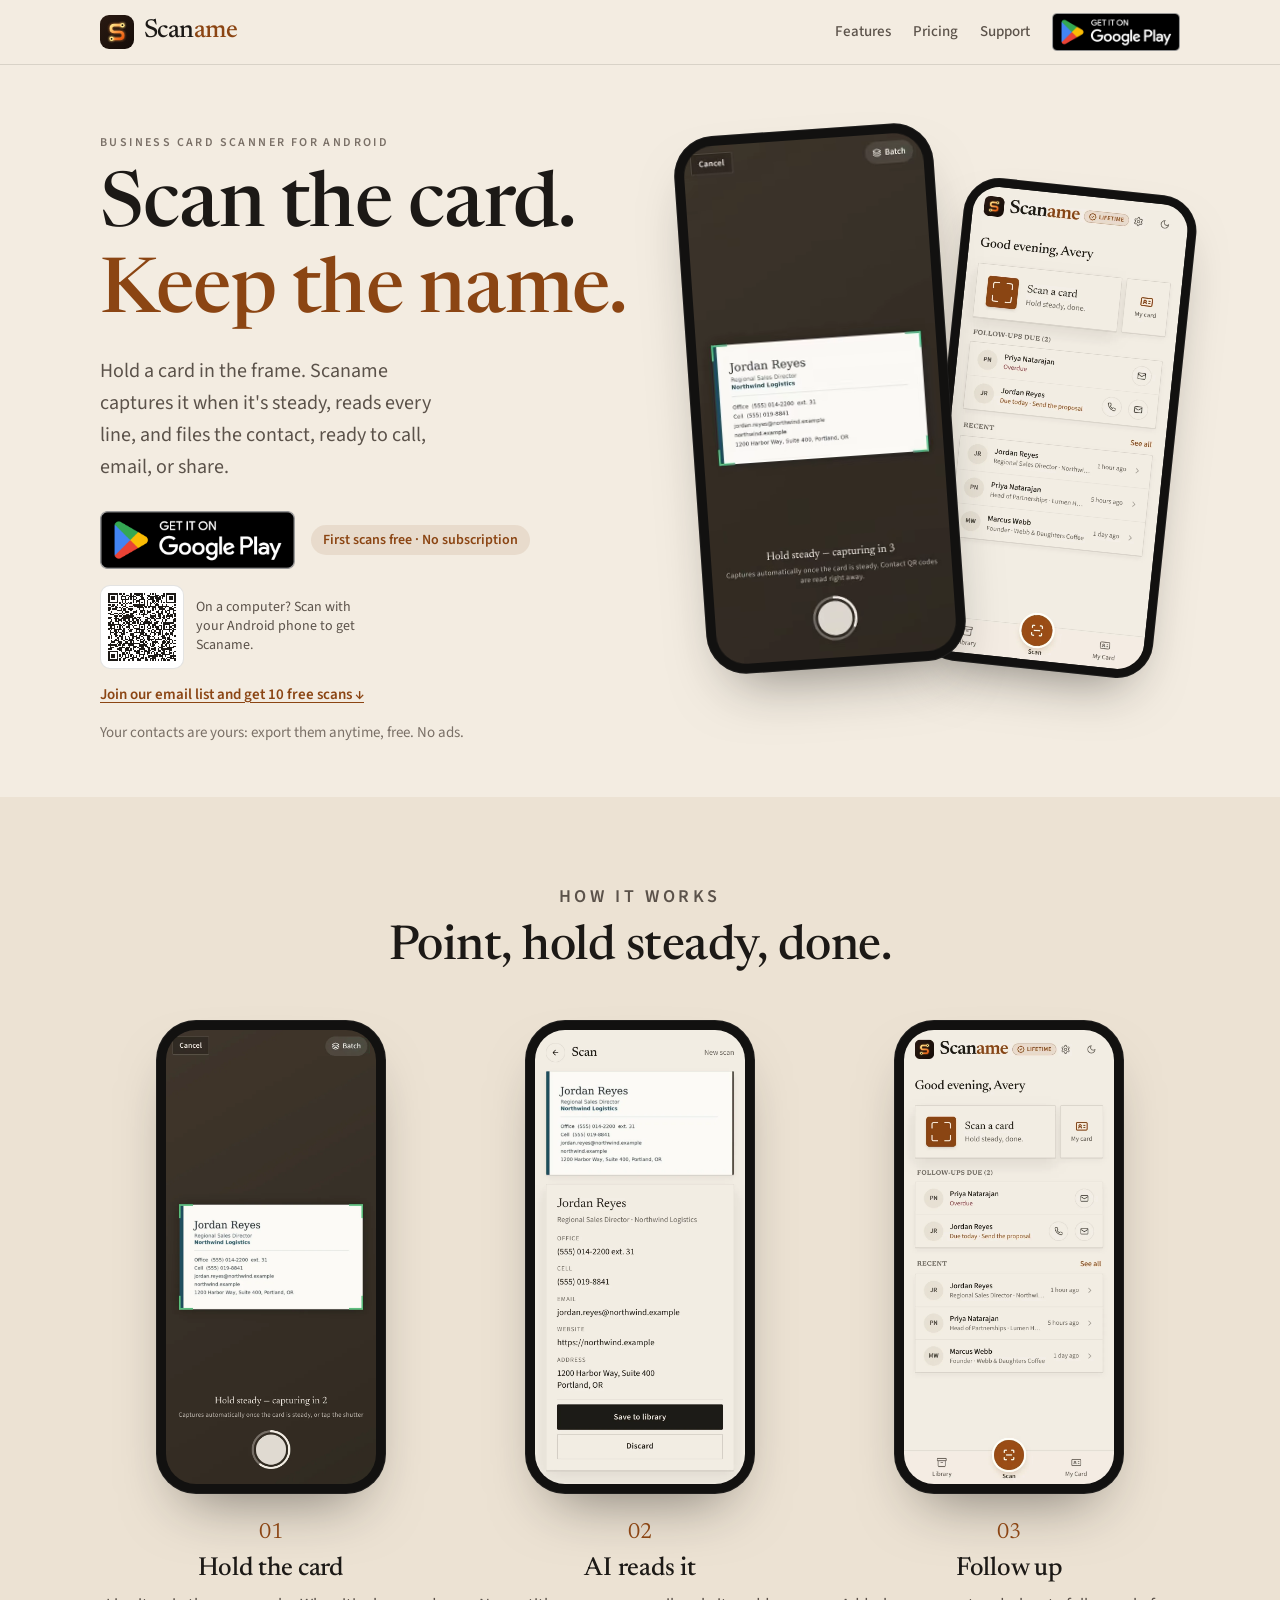
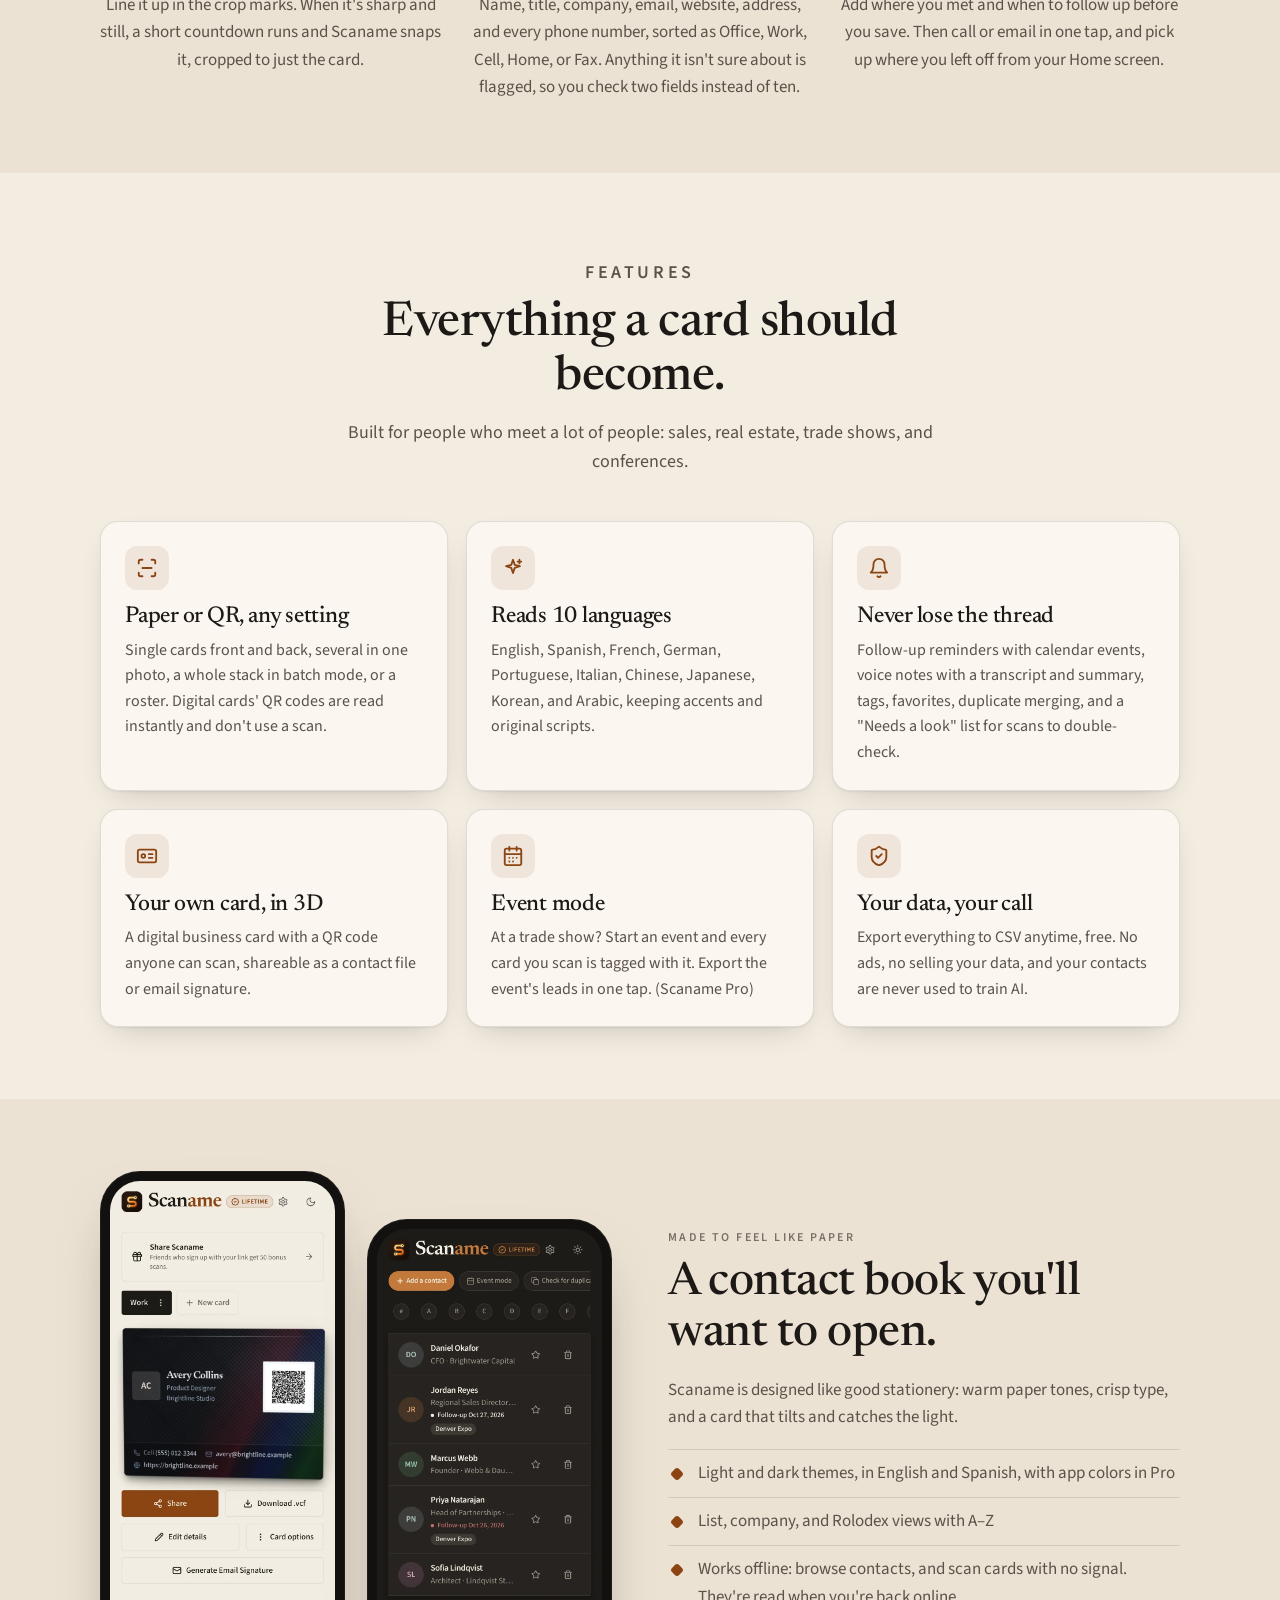
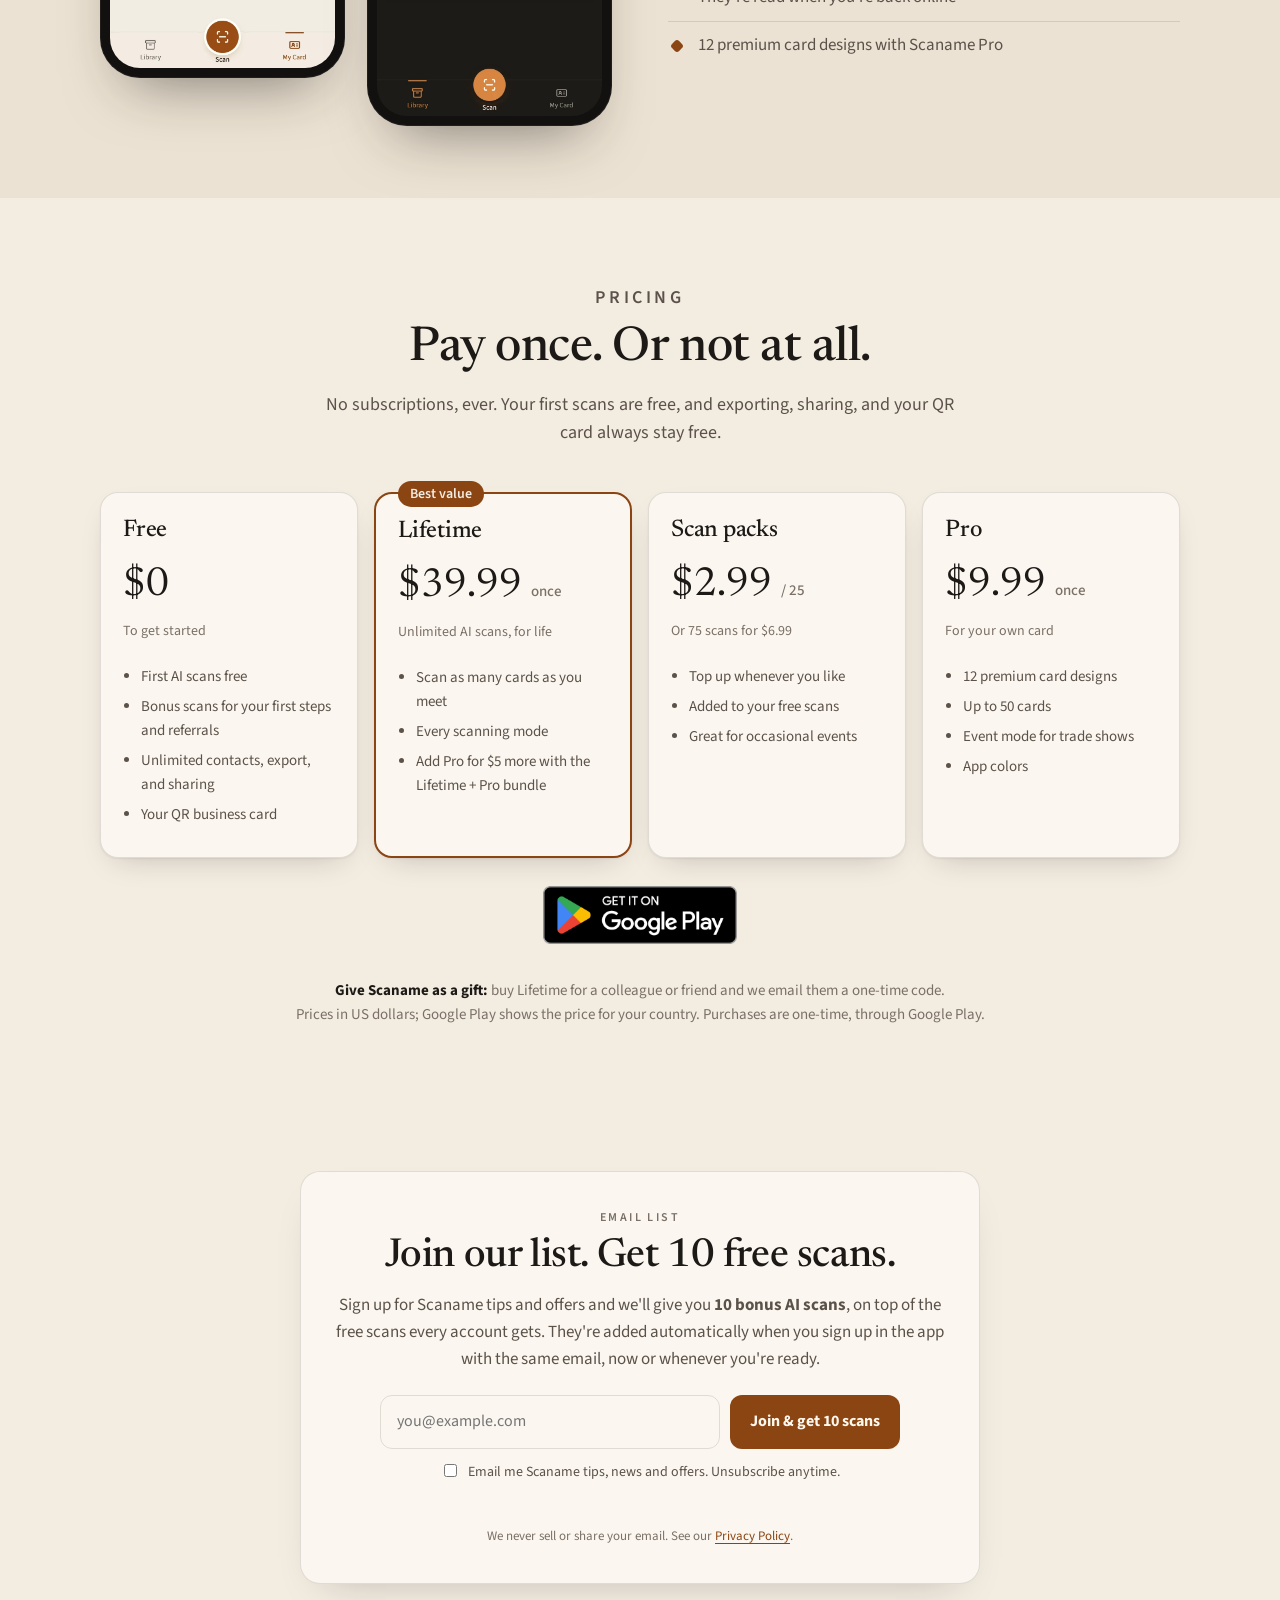
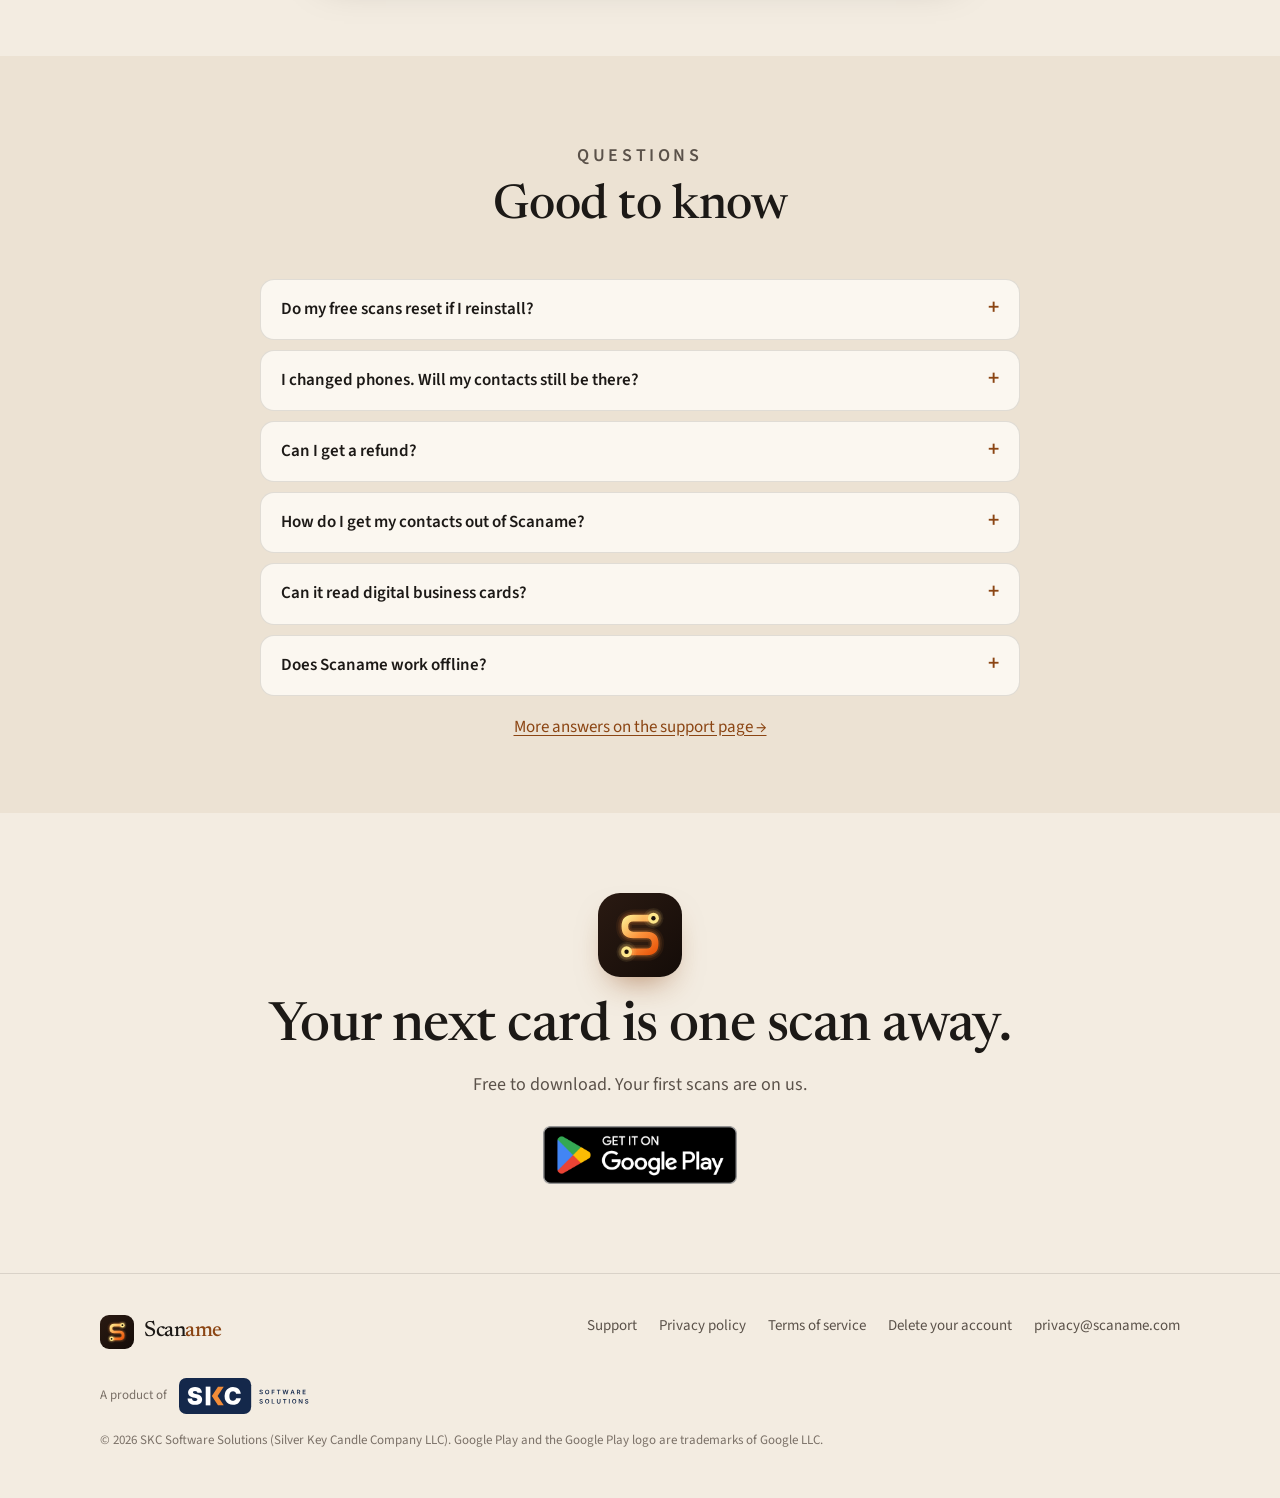
<file: index.html>
<!doctype html>
<html lang="en">
<head>
<meta charset="utf-8">
<meta name="viewport" content="width=device-width, initial-scale=1">
<title>Scaname: business card scanner for Android</title>
<meta name="description" content="Scan business cards into contacts. Auto-capture, AI that reads every line, follow-ups, a QR business card, and no subscription.">
<link rel="canonical" href="https://scaname.com/">
<meta name="theme-color" content="#8b4513">
<meta property="og:type" content="website">
<meta property="og:title" content="Scaname: business card scanner for Android">
<meta property="og:description" content="Scan business cards into contacts. Auto-capture, AI that reads every line, follow-ups, a QR business card, and no subscription.">
<meta property="og:url" content="https://scaname.com/">
<meta property="og:image" content="https://scaname.com/assets/social-preview.png">
<meta name="twitter:card" content="summary_large_image">
<link rel="icon" href="/assets/icon.svg" type="image/svg+xml">
<link rel="icon" href="/assets/favicon-32.png" sizes="32x32" type="image/png">
<link rel="apple-touch-icon" href="/assets/apple-touch-icon.png">
<link rel="preconnect" href="https://fonts.googleapis.com">
<link rel="preconnect" href="https://fonts.gstatic.com" crossorigin>
<link rel="preload" href="https://fonts.googleapis.com/css2?family=Newsreader:opsz,wght@6..72,400;6..72,500&family=Source+Sans+3:wght@400;500;600;700&display=swap" as="style" onload="this.onload=null;this.rel='stylesheet'"><noscript><link rel="stylesheet" href="https://fonts.googleapis.com/css2?family=Newsreader:opsz,wght@6..72,400;6..72,500&family=Source+Sans+3:wght@400;500;600;700&display=swap"></noscript>
<link rel="stylesheet" href="/assets/site.css?v=5bd7d743">
<!-- TikTok Pixel (home page only): measures visits from our TikTok ads and taps on the Google Play button. See privacy.html, "Cookies and tracking". -->
<script>
!function (w, d, t) {
  w.TiktokAnalyticsObject=t;var ttq=w[t]=w[t]||[];ttq.methods=["page","track","identify","instances","debug","on","off","once","ready","alias","group","enableCookie","disableCookie","holdConsent","revokeConsent","grantConsent"],ttq.setAndDefer=function(t,e){t[e]=function(){t.push([e].concat(Array.prototype.slice.call(arguments,0)))}};for(var i=0;i<ttq.methods.length;i++)ttq.setAndDefer(ttq,ttq.methods[i]);ttq.instance=function(t){for(
var e=ttq._i[t]||[],n=0;n<ttq.methods.length;n++)ttq.setAndDefer(e,ttq.methods[n]);return e},ttq.load=function(e,n){var r="https://analytics.tiktok.com/i18n/pixel/events.js",o=n&&n.partner;ttq._i=ttq._i||{},ttq._i[e]=[],ttq._i[e]._u=r,ttq._t=ttq._t||{},ttq._t[e]=+new Date,ttq._o=ttq._o||{},ttq._o[e]=n||{};n=document.createElement("script")
;n.type="text/javascript",n.async=!0,n.src=r+"?sdkid="+e+"&lib="+t;e=document.getElementsByTagName("script")[0];e.parentNode.insertBefore(n,e)};
  ttq.load('DC3FD63C77U5ERI54CL0');
  ttq.page();
}(window, document, 'ttq');
</script>
</head>
<body>
<a class="skip" href="#main">Skip to content</a>
<header class="site-header">
  <div class="wrap">
    <a class="brand" href="/" aria-label="Scaname home">
      <img src="/assets/icon.svg" alt="" width="34" height="34">
      <span class="wordmark">Scan<span>ame</span></span>
    </a>
    <nav class="site-nav" aria-label="Main">
      <a href="/#features">Features</a>
      <a href="/#pricing">Pricing</a>
      <a href="/support">Support</a>
      <a class="play-small" href="https://play.google.com/store/apps/details?id=com.base6a77508bc9065e174b34ba67.app&amp;referrer=utm_source%3Dwebsite%26utm_medium%3Dweb%26utm_campaign%3Dheader%26utm_content%3Dhome"><img src="/assets/google-play-badge.png" alt="Get it on Google Play" width="117" height="35"></a>
    </nav>
  </div>
</header>

<main id="main">
<section class="hero">
  <div class="wrap">
    <div>
      <p class="eyebrow">Business card scanner for Android</p>
      <h1>Scan the card.<br><em>Keep the name.</em></h1>
      <p class="lede">Hold a card in the frame. Scaname captures it when it's steady, reads every line, and files the contact, ready to call, email, or share.</p>
      <div class="cta">
        <a class="play-badge" href="https://play.google.com/store/apps/details?id=com.base6a77508bc9065e174b34ba67.app&amp;referrer=utm_source%3Dwebsite%26utm_medium%3Dweb%26utm_campaign%3Dhero%26utm_content%3Dhome"><img src="/assets/google-play-badge.png" alt="Get it on Google Play" width="189" height="56"></a>
        <span class="pill">First scans free · No subscription</span>
        <div class="qr-get" aria-hidden="true"><img src="/assets/get-app-qr.svg" alt="" width="84" height="84"><span>On a computer? Scan with your Android phone to get Scaname.</span></div>
      </div>
      <p class="hero-bonus"><a href="#bonus">Join our email list and get 10 free scans &darr;</a></p>
      <p class="ios-note" hidden>Scaname is on Android for now. iPhone is on the way: <a href="mailto:support@scaname.com?subject=Tell%20me%20when%20Scaname%20is%20on%20iPhone">email us</a> and we&#x27;ll let you know.</p>
      <p class="fine">Your contacts are yours: export them anytime, free. No ads.</p>
    </div>
    <div class="phones" aria-hidden="false">
      <div class="phone"><video class="demo" poster="/assets/screens/camera.webp" width="390" height="844" autoplay muted loop playsinline preload="metadata" aria-label="Scaname capturing a business card on its own, reading every field, saving it with a follow-up, then reading a digital card&#x27;s QR code instantly"><source src="/assets/demo.mp4" type="video/mp4"><source src="/assets/demo.webm" type="video/webm"></video></div>
      <div class="phone"><img src="/assets/screens/home.webp" alt="The Scaname Home screen with follow-ups due and recent contacts" width="390" height="844"></div>
    </div>
  </div>
</section>

<section class="block alt" id="how">
  <div class="wrap">
    <div class="section-head">
      <p class="eyebrow">How it works</p>
      <h2>Point, hold steady, done.</h2>
    </div>
    <div class="steps">
      <div class="step"><div class="phone"><img src="/assets/screens/camera.webp" alt="Camera with crop marks turning green as the card is held steady" width="390" height="844" loading="lazy"></div><div class="num">01</div><h3>Hold the card</h3><p>Line it up in the crop marks. When it's sharp and still, a short countdown runs and Scaname snaps it, cropped to just the card.</p></div>
      <div class="step"><div class="phone"><img src="/assets/screens/scan.webp" alt="The AI result showing every field read from the card" width="390" height="844" loading="lazy"></div><div class="num">02</div><h3>AI reads it</h3><p>Name, title, company, email, website, address, and every phone number, sorted as Office, Work, Cell, Home, or Fax. Anything it isn't sure about is flagged, so you check two fields instead of ten.</p></div>
      <div class="step"><div class="phone"><img src="/assets/screens/home.webp" alt="The Home screen with follow-ups due and recent contacts" width="390" height="844" loading="lazy"></div><div class="num">03</div><h3>Follow up</h3><p>Add where you met and when to follow up before you save. Then call or email in one tap, and pick up where you left off from your Home screen.</p></div>
    </div>
  </div>
</section>

<section class="block" id="features">
  <div class="wrap">
    <div class="section-head">
      <p class="eyebrow">Features</p>
      <h2>Everything a card should become.</h2>
      <p>Built for people who meet a lot of people: sales, real estate, trade shows, and conferences.</p>
    </div>
    <div class="features">
      <div class="feature"><div class="ico"><svg viewBox="0 0 24 24" fill="none" stroke="currentColor" stroke-width="2" stroke-linecap="round" stroke-linejoin="round" aria-hidden="true"><path d="M3 7V5a2 2 0 0 1 2-2h2M17 3h2a2 2 0 0 1 2 2v2M21 17v2a2 2 0 0 1-2 2h-2M7 21H5a2 2 0 0 1-2-2v-2M7 12h10"/></svg></div><h3>Paper or QR, any setting</h3><p>Single cards front and back, several in one photo, a whole stack in batch mode, or a roster. Digital cards' QR codes are read instantly and don't use a scan.</p></div>
      <div class="feature"><div class="ico"><svg viewBox="0 0 24 24" fill="none" stroke="currentColor" stroke-width="2" stroke-linecap="round" stroke-linejoin="round" aria-hidden="true"><path d="M12 3l1.9 5.6L19.5 10l-5.6 1.9L12 17.5l-1.9-5.6L4.5 10l5.6-1.4z"/><path d="M19 3v4M17 5h4"/></svg></div><h3>Reads 10 languages</h3><p>English, Spanish, French, German, Portuguese, Italian, Chinese, Japanese, Korean, and Arabic, keeping accents and original scripts.</p></div>
      <div class="feature"><div class="ico"><svg viewBox="0 0 24 24" fill="none" stroke="currentColor" stroke-width="2" stroke-linecap="round" stroke-linejoin="round" aria-hidden="true"><path d="M6 8a6 6 0 0 1 12 0c0 7 3 9 3 9H3s3-2 3-9"/><path d="M10.3 21a1.94 1.94 0 0 0 3.4 0"/></svg></div><h3>Never lose the thread</h3><p>Follow-up reminders with calendar events, voice notes with a transcript and summary, tags, favorites, duplicate merging, and a "Needs a look" list for scans to double-check.</p></div>
      <div class="feature"><div class="ico"><svg viewBox="0 0 24 24" fill="none" stroke="currentColor" stroke-width="2" stroke-linecap="round" stroke-linejoin="round" aria-hidden="true"><rect x="2" y="5" width="20" height="14" rx="2"/><circle cx="8" cy="12" r="2"/><path d="M14 10h4M14 14h4"/></svg></div><h3>Your own card, in 3D</h3><p>A digital business card with a QR code anyone can scan, shareable as a contact file or email signature.</p></div>
      <div class="feature"><div class="ico"><svg viewBox="0 0 24 24" fill="none" stroke="currentColor" stroke-width="2" stroke-linecap="round" stroke-linejoin="round" aria-hidden="true"><rect x="3" y="4" width="18" height="18" rx="2"/><path d="M16 2v4M8 2v4M3 10h18M8 14h.01M12 14h.01M16 14h.01M8 18h.01M12 18h.01"/></svg></div><h3>Event mode</h3><p>At a trade show? Start an event and every card you scan is tagged with it. Export the event's leads in one tap. (Scaname Pro)</p></div>
      <div class="feature"><div class="ico"><svg viewBox="0 0 24 24" fill="none" stroke="currentColor" stroke-width="2" stroke-linecap="round" stroke-linejoin="round" aria-hidden="true"><path d="M20 13c0 5-3.5 7.5-7.66 8.95a1 1 0 0 1-.67-.01C7.5 20.5 4 18 4 13V6a1 1 0 0 1 1-1c2 0 4.5-1.2 6.24-2.72a1.17 1.17 0 0 1 1.52 0C14.51 3.81 17 5 19 5a1 1 0 0 1 1 1z"/><path d="m9 12 2 2 4-4"/></svg></div><h3>Your data, your call</h3><p>Export everything to CSV anytime, free. No ads, no selling your data, and your contacts are never used to train AI.</p></div>
    </div>
  </div>
</section>

<section class="block alt showcase">
  <div class="wrap">
    <div class="shots">
      <div class="phone"><img src="/assets/screens/mycard.webp" alt="A digital business card in a premium design with a QR code" width="390" height="844" loading="lazy"></div>
      <div class="phone"><img src="/assets/screens/library_dark.webp" alt="The contact library in dark mode" width="390" height="844" loading="lazy"></div>
    </div>
    <div>
      <p class="eyebrow">Made to feel like paper</p>
      <h2>A contact book you'll want to open.</h2>
      <p style="color:var(--ink-soft)">Scaname is designed like good stationery: warm paper tones, crisp type, and a card that tilts and catches the light.</p>
      <ul>
        <li>Light and dark themes, in English and Spanish, with app colors in Pro</li>
        <li>List, company, and Rolodex views with A–Z</li>
        <li>Works offline: browse contacts, and scan cards with no signal. They&#x27;re read when you&#x27;re back online</li>
        <li>12 premium card designs with Scaname Pro</li>
      </ul>
    </div>
  </div>
</section>

<section class="block" id="pricing">
  <div class="wrap">
    <div class="section-head">
      <p class="eyebrow">Pricing</p>
      <h2>Pay once. Or not at all.</h2>
      <p>No subscriptions, ever. Your first scans are free, and exporting, sharing, and your QR card always stay free.</p>
    </div>
    <div class="plans">
      <div class="plan"><h3>Free</h3><div class="price">$0</div><p class="note">To get started</p><ul><li>First AI scans free</li><li>Bonus scans for your first steps and referrals</li><li>Unlimited contacts, export, and sharing</li><li>Your QR business card</li></ul></div>
      <div class="plan featured"><span class="pill tag">Best value</span><h3>Lifetime</h3><div class="price">$39.99 <small>once</small></div><p class="note">Unlimited AI scans, for life</p><ul><li>Scan as many cards as you meet</li><li>Every scanning mode</li><li>Add Pro for $5 more with the Lifetime + Pro bundle</li></ul></div>
      <div class="plan"><h3>Scan packs</h3><div class="price">$2.99 <small>/ 25</small></div><p class="note">Or 75 scans for $6.99</p><ul><li>Top up whenever you like</li><li>Added to your free scans</li><li>Great for occasional events</li></ul></div>
      <div class="plan"><h3>Pro</h3><div class="price">$9.99 <small>once</small></div><p class="note">For your own card</p><ul><li>12 premium card designs</li><li>Up to 50 cards</li><li>Event mode for trade shows</li><li>App colors</li></ul></div>
    </div>
    <p class="pricing-cta"><a class="play-badge" href="https://play.google.com/store/apps/details?id=com.base6a77508bc9065e174b34ba67.app&amp;referrer=utm_source%3Dwebsite%26utm_medium%3Dweb%26utm_campaign%3Dpricing%26utm_content%3Dhome"><img src="/assets/google-play-badge.png" alt="Get it on Google Play" width="189" height="56"></a></p>
    <p class="pricing-foot"><strong>Give Scaname as a gift:</strong> buy Lifetime for a colleague or friend and we email them a one-time code.<br>Prices in US dollars; Google Play shows the price for your country. Purchases are one-time, through Google Play.</p>
  </div>
</section>

<section class="block join" id="bonus">
  <div class="wrap">
    <div class="join-card">
      <p class="eyebrow">Email list</p>
      <h2>Join our list. Get 10 free scans.</h2>
      <p class="join-lede">Sign up for Scaname tips and offers and we&#x27;ll give you <strong>10 bonus AI scans</strong>, on top of the free scans every account gets. They&#x27;re added automatically when you sign up in the app with the same email, now or whenever you&#x27;re ready.</p>
      <form class="join-form" id="join-form" novalidate>
        <div class="join-row">
          <label class="sr" for="join-email">Email address</label>
          <input id="join-email" name="email" type="email" inputmode="email" autocomplete="email" placeholder="you@example.com" required>
          <button type="submit">Join &amp; get 10 scans</button>
        </div>
        <input class="hp" type="text" name="company" tabindex="-1" autocomplete="off" aria-hidden="true">
        <label class="join-consent"><input id="join-consent" type="checkbox" required> <span id="join-consent-text">Email me Scaname tips, news and offers. Unsubscribe anytime.</span></label>
        <p class="join-msg" id="join-msg" role="status" aria-live="polite"></p>
      </form>
      <p class="join-fine">We never sell or share your email. See our <a href="/privacy">Privacy Policy</a>.</p>
    </div>
  </div>
</section>

<section class="block alt">
  <div class="wrap">
    <div class="section-head"><p class="eyebrow">Questions</p><h2>Good to know</h2></div>
    <div class="faq">
      <details><summary>Do my free scans reset if I reinstall?</summary><p>No. Scans are counted on your account, so reinstalling or switching phones doesn&#x27;t reset them, and you don&#x27;t lose any.</p></details>
<details><summary>I changed phones. Will my contacts still be there?</summary><p>Yes. Your contacts, cards and notes are saved to your account, not your phone. Install Scaname from Google Play and sign in the same way you did before (email, Google or Apple), and everything will be there.</p></details>
<details><summary>Can I get a refund?</summary><p>Within 48 hours of buying, you can request a refund through Google Play, and it&#x27;s usually automatic. After that, refunds go through Google Play&#x27;s standard process. Our Terms of Service have the details.</p></details>
<details><summary>How do I get my contacts out of Scaname?</summary><p>Go to Settings, then Your data, then Export all contacts (CSV). It&#x27;s free, with no unlock needed. You can also share any single contact as a contact file.</p></details>
<details><summary>Can it read digital business cards?</summary><p>Yes. Point the camera at a contact QR code (another Scaname user&#x27;s card, or most digital-card apps) and the contact fills in instantly. QR codes don&#x27;t use a scan, even on the free plan.</p></details>
<details><summary>Does Scaname work offline?</summary><p>Yes. You can browse your contacts and your card without a connection, and changes sync when you&#x27;re back online. You can scan cards with no signal too: they&#x27;re saved on your phone and read automatically by the AI as soon as you&#x27;re back online. You&#x27;ll find them under Batch.</p></details>
      <p style="text-align:center;margin-top:18px"><a href="/support">More answers on the support page →</a></p>
    </div>
  </div>
</section>

<section class="cta-band">
  <div class="wrap">
    <img class="icon" src="/assets/icon.svg" alt="" width="84" height="84">
    <h2>Your next card is one scan away.</h2>
    <p>Free to download. Your first scans are on us.</p>
    <a class="play-badge" href="https://play.google.com/store/apps/details?id=com.base6a77508bc9065e174b34ba67.app&amp;referrer=utm_source%3Dwebsite%26utm_medium%3Dweb%26utm_campaign%3Dcta%26utm_content%3Dhome"><img src="/assets/google-play-badge.png" alt="Get it on Google Play" width="189" height="56"></a>
    <p class="ios-note" hidden>Scaname is on Android for now. iPhone is on the way: <a href="mailto:support@scaname.com?subject=Tell%20me%20when%20Scaname%20is%20on%20iPhone">email us</a> and we&#x27;ll let you know.</p>
  </div>
</section>
</main>
<div class="get-bar" hidden>
  <img src="/assets/icon.svg" alt="" width="36" height="36">
  <span><strong>Scaname</strong><small>Free on Google Play</small></span>
  <a class="get-bar-btn" href="https://play.google.com/store/apps/details?id=com.base6a77508bc9065e174b34ba67.app&amp;referrer=utm_source%3Dwebsite%26utm_medium%3Dweb%26utm_campaign%3Dsticky_bar%26utm_content%3Dhome">Install</a>
  <button type="button" class="get-bar-close" aria-label="Close">×</button>
</div>
<footer class="site-footer">
  <div class="wrap">
    <a class="brand" href="/"><img src="/assets/icon.svg" alt="" width="28" height="28"><span class="wordmark" style="font-size:22px">Scan<span>ame</span></span></a>
    <nav aria-label="Footer">
      <a href="/support">Support</a>
      <a href="/privacy">Privacy policy</a>
      <a href="/terms">Terms of service</a>
      <a href="/delete-account">Delete your account</a>
      <a href="mailto:privacy@scaname.com">privacy@scaname.com</a>
    </nav>
    <p class="maker"><span>A product of</span><picture><source srcset="/assets/skc-logo-dark.svg" media="(prefers-color-scheme: dark)"><img src="/assets/skc-logo.svg" alt="SKC Software Solutions" width="131" height="36" loading="lazy"></picture></p>
    <p class="legal">© 2026 SKC Software Solutions (Silver Key Candle Company LLC). Google Play and the Google Play logo are trademarks of Google LLC.</p>
  </div>
</footer>
<script src="/assets/site.js?v=4e258389" defer></script>
</body>
</html>
</file>
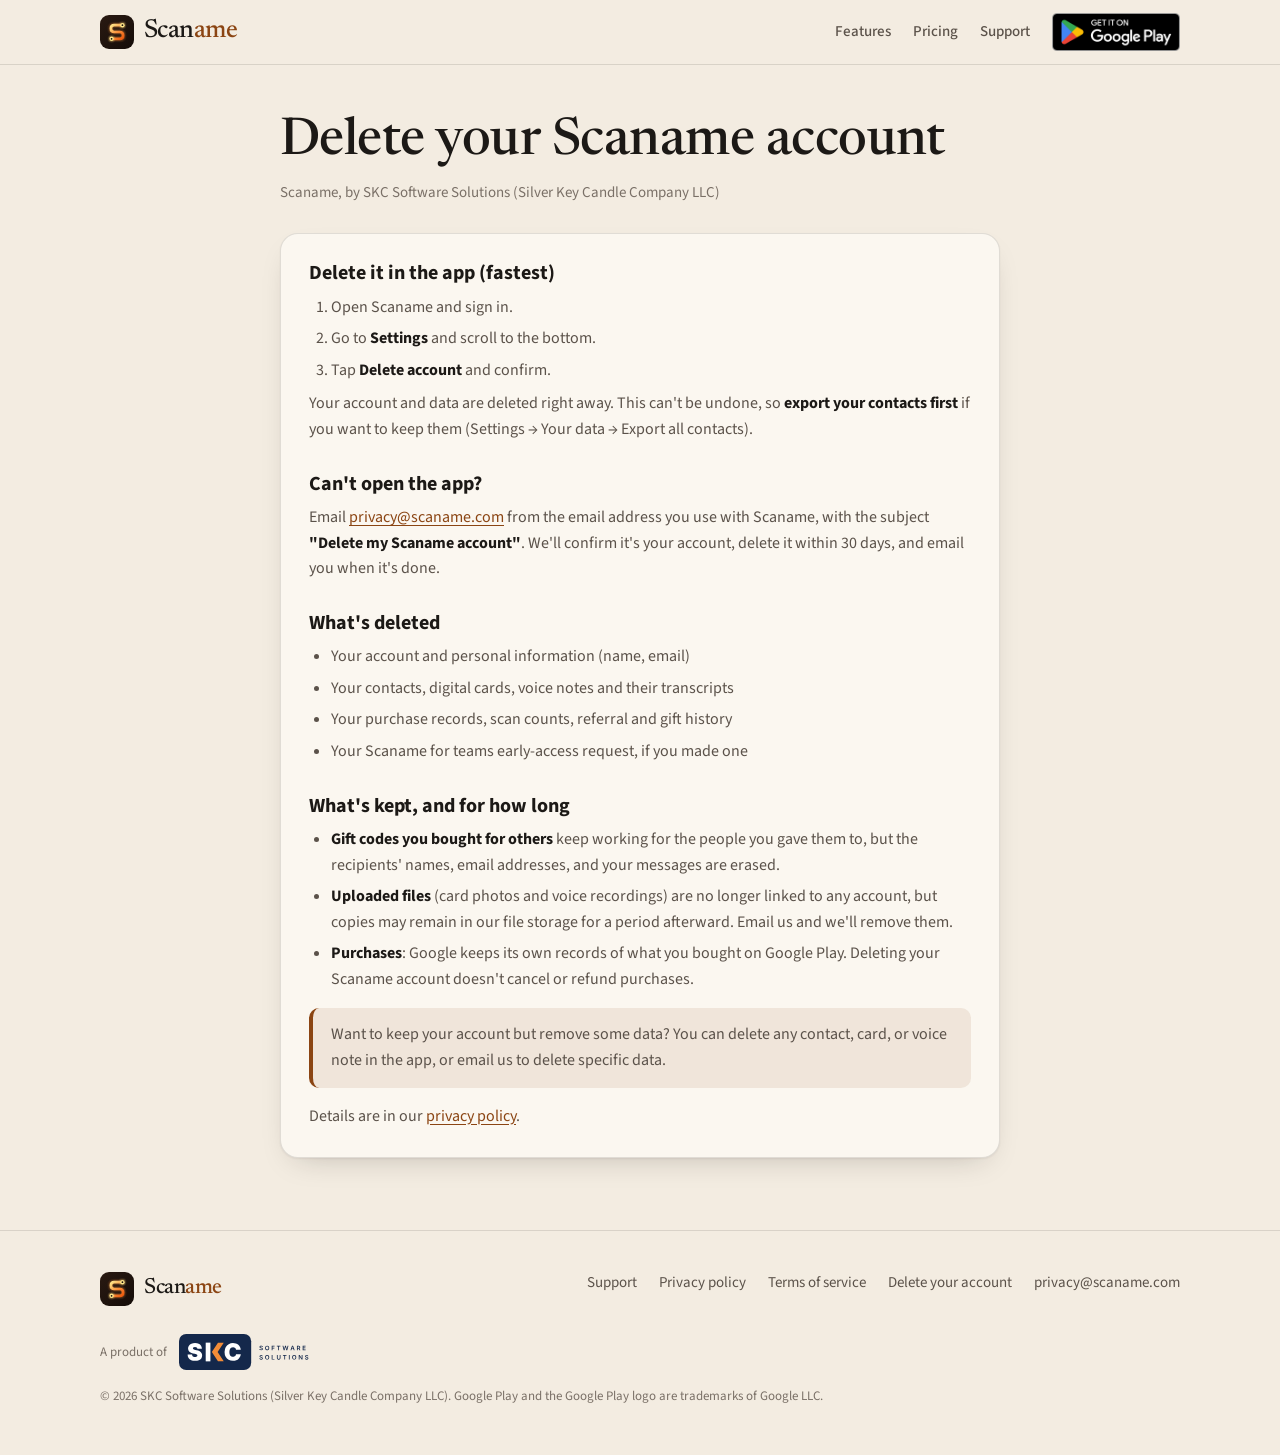
<file: delete-account.html>
<!doctype html>
<html lang="en">
<head>
<meta charset="utf-8">
<meta name="viewport" content="width=device-width, initial-scale=1">
<title>Delete your Scaname account</title>
<meta name="description" content="How to delete your Scaname account and data, what is deleted, and what is kept.">
<link rel="canonical" href="https://scaname.com/delete-account">
<meta name="theme-color" content="#8b4513">
<meta property="og:type" content="website">
<meta property="og:title" content="Delete your Scaname account">
<meta property="og:description" content="How to delete your Scaname account and data, what is deleted, and what is kept.">
<meta property="og:url" content="https://scaname.com/delete-account">
<meta property="og:image" content="https://scaname.com/assets/social-preview.png">
<meta name="twitter:card" content="summary_large_image">
<link rel="icon" href="/assets/icon.svg" type="image/svg+xml">
<link rel="icon" href="/assets/favicon-32.png" sizes="32x32" type="image/png">
<link rel="apple-touch-icon" href="/assets/apple-touch-icon.png">
<link rel="preconnect" href="https://fonts.googleapis.com">
<link rel="preconnect" href="https://fonts.gstatic.com" crossorigin>
<link rel="preload" href="https://fonts.googleapis.com/css2?family=Newsreader:opsz,wght@6..72,400;6..72,500&family=Source+Sans+3:wght@400;500;600;700&display=swap" as="style" onload="this.onload=null;this.rel='stylesheet'"><noscript><link rel="stylesheet" href="https://fonts.googleapis.com/css2?family=Newsreader:opsz,wght@6..72,400;6..72,500&family=Source+Sans+3:wght@400;500;600;700&display=swap"></noscript>
<link rel="stylesheet" href="/assets/site.css?v=5bd7d743">
</head>
<body>
<a class="skip" href="#main">Skip to content</a>
<header class="site-header">
  <div class="wrap">
    <a class="brand" href="/" aria-label="Scaname home">
      <img src="/assets/icon.svg" alt="" width="34" height="34">
      <span class="wordmark">Scan<span>ame</span></span>
    </a>
    <nav class="site-nav" aria-label="Main">
      <a href="/#features">Features</a>
      <a href="/#pricing">Pricing</a>
      <a href="/support">Support</a>
      <a class="play-small" href="https://play.google.com/store/apps/details?id=com.base6a77508bc9065e174b34ba67.app&amp;referrer=utm_source%3Dwebsite%26utm_medium%3Dweb%26utm_campaign%3Dheader%26utm_content%3Ddelete_account"><img src="/assets/google-play-badge.png" alt="Get it on Google Play" width="117" height="35"></a>
    </nav>
  </div>
</header>

<main id="main" class="page">
  <div class="wrap narrow">
    <h1>Delete your Scaname account</h1>
    <p class="updated">Scaname, by SKC Software Solutions (Silver Key Candle Company LLC)</p>
    <article class="doc">
      <h2>Delete it in the app (fastest)</h2>
      <ol>
        <li>Open Scaname and sign in.</li>
        <li>Go to <strong>Settings</strong> and scroll to the bottom.</li>
        <li>Tap <strong>Delete account</strong> and confirm.</li>
      </ol>
      <p>Your account and data are deleted right away. This can't be undone, so <strong>export your contacts first</strong> if you want to keep them (Settings → Your data → Export all contacts).</p>

      <h2>Can't open the app?</h2>
      <p>Email <a href="mailto:privacy@scaname.com?subject=Delete%20my%20Scaname%20account">privacy@scaname.com</a> from the email address you use with Scaname, with the subject <strong>"Delete my Scaname account"</strong>. We'll confirm it's your account, delete it within 30 days, and email you when it's done.</p>

      <h2>What's deleted</h2>
      <ul>
        <li>Your account and personal information (name, email)</li>
        <li>Your contacts, digital cards, voice notes and their transcripts</li>
        <li>Your purchase records, scan counts, referral and gift history</li>
        <li>Your Scaname for teams early-access request, if you made one</li>
      </ul>

      <h2>What's kept, and for how long</h2>
      <ul>
        <li><strong>Gift codes you bought for others</strong> keep working for the people you gave them to, but the recipients' names, email addresses, and your messages are erased.</li>
        <li><strong>Uploaded files</strong> (card photos and voice recordings) are no longer linked to any account, but copies may remain in our file storage for a period afterward. Email us and we'll remove them.</li>
        <li><strong>Purchases</strong>: Google keeps its own records of what you bought on Google Play. Deleting your Scaname account doesn't cancel or refund purchases.</li>
      </ul>
      <p class="callout">Want to keep your account but remove some data? You can delete any contact, card, or voice note in the app, or email us to delete specific data.</p>
      <p>Details are in our <a href="/privacy">privacy policy</a>.</p>
    </article>
  </div>
</main>
<footer class="site-footer">
  <div class="wrap">
    <a class="brand" href="/"><img src="/assets/icon.svg" alt="" width="28" height="28"><span class="wordmark" style="font-size:22px">Scan<span>ame</span></span></a>
    <nav aria-label="Footer">
      <a href="/support">Support</a>
      <a href="/privacy">Privacy policy</a>
      <a href="/terms">Terms of service</a>
      <a href="/delete-account">Delete your account</a>
      <a href="mailto:privacy@scaname.com">privacy@scaname.com</a>
    </nav>
    <p class="maker"><span>A product of</span><picture><source srcset="/assets/skc-logo-dark.svg" media="(prefers-color-scheme: dark)"><img src="/assets/skc-logo.svg" alt="SKC Software Solutions" width="131" height="36" loading="lazy"></picture></p>
    <p class="legal">© 2026 SKC Software Solutions (Silver Key Candle Company LLC). Google Play and the Google Play logo are trademarks of Google LLC.</p>
  </div>
</footer>
<script src="/assets/site.js?v=4e258389" defer></script>
</body>
</html>
</file>
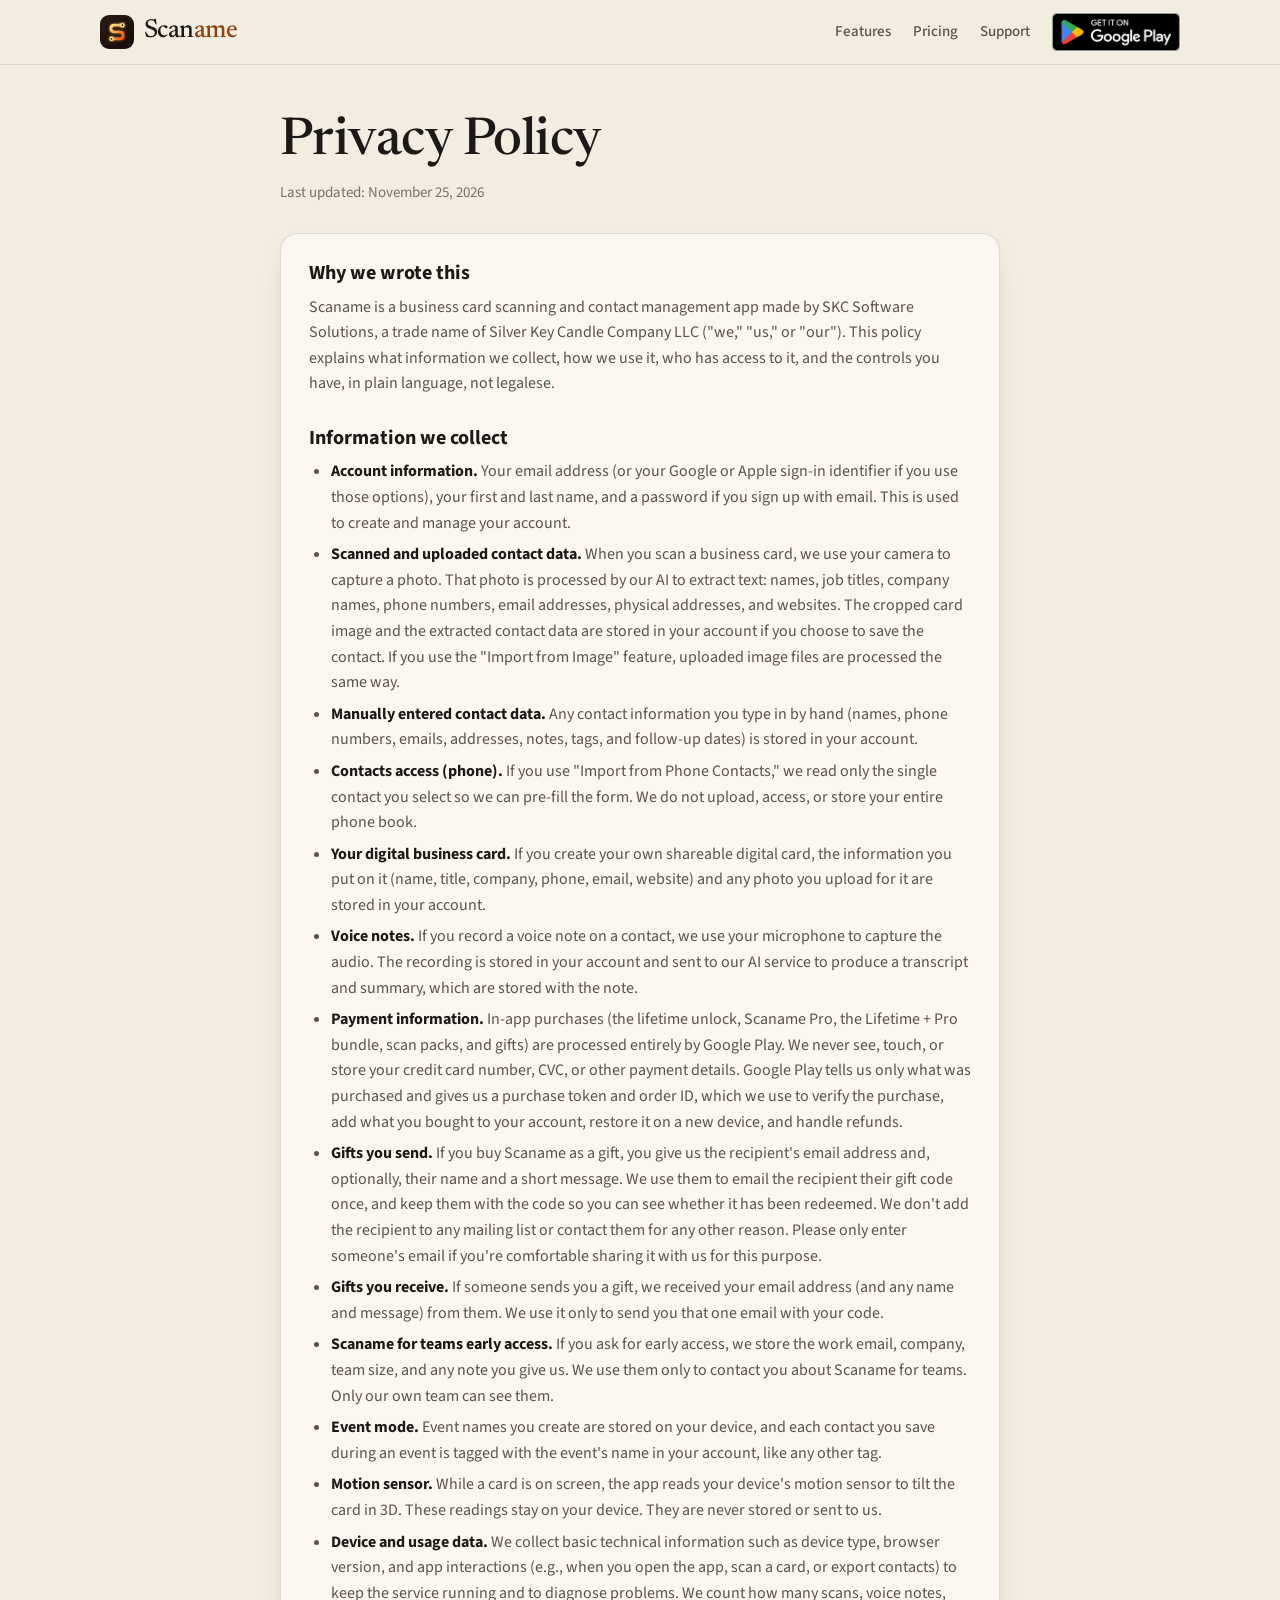
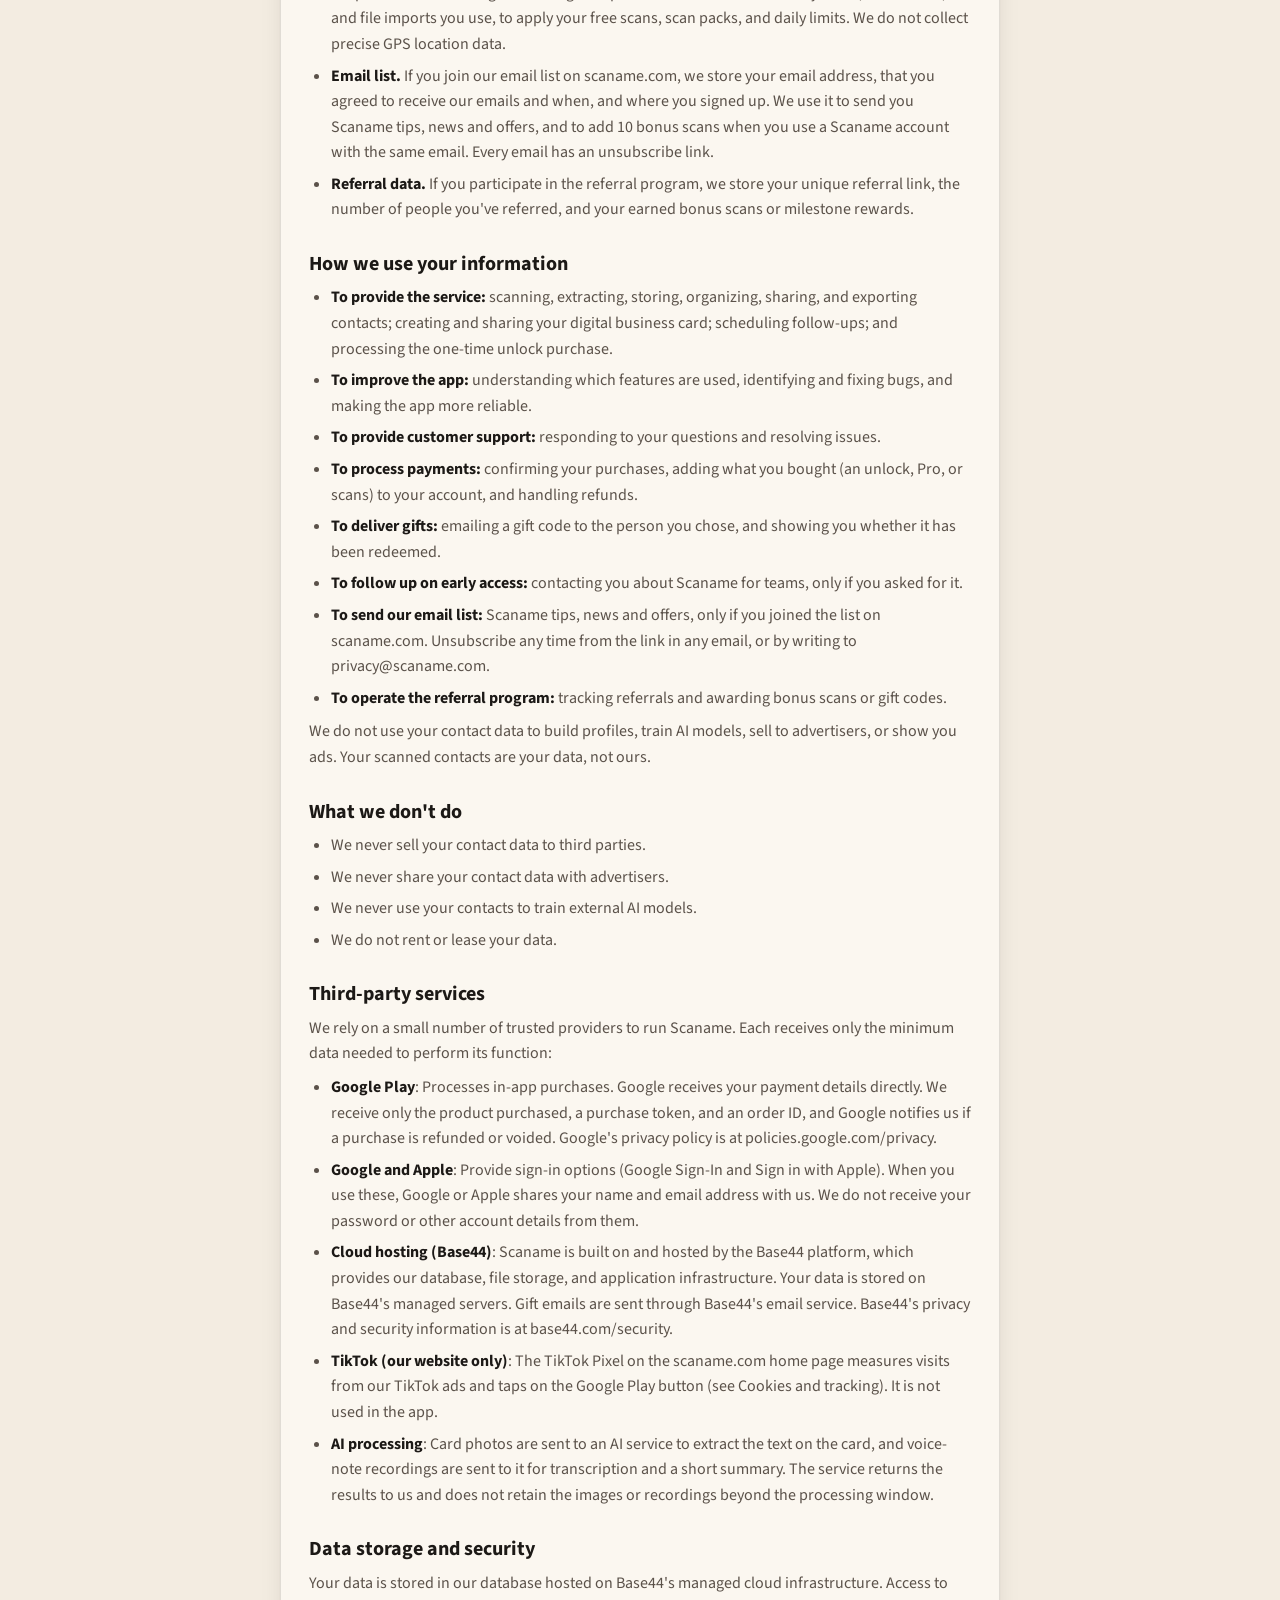
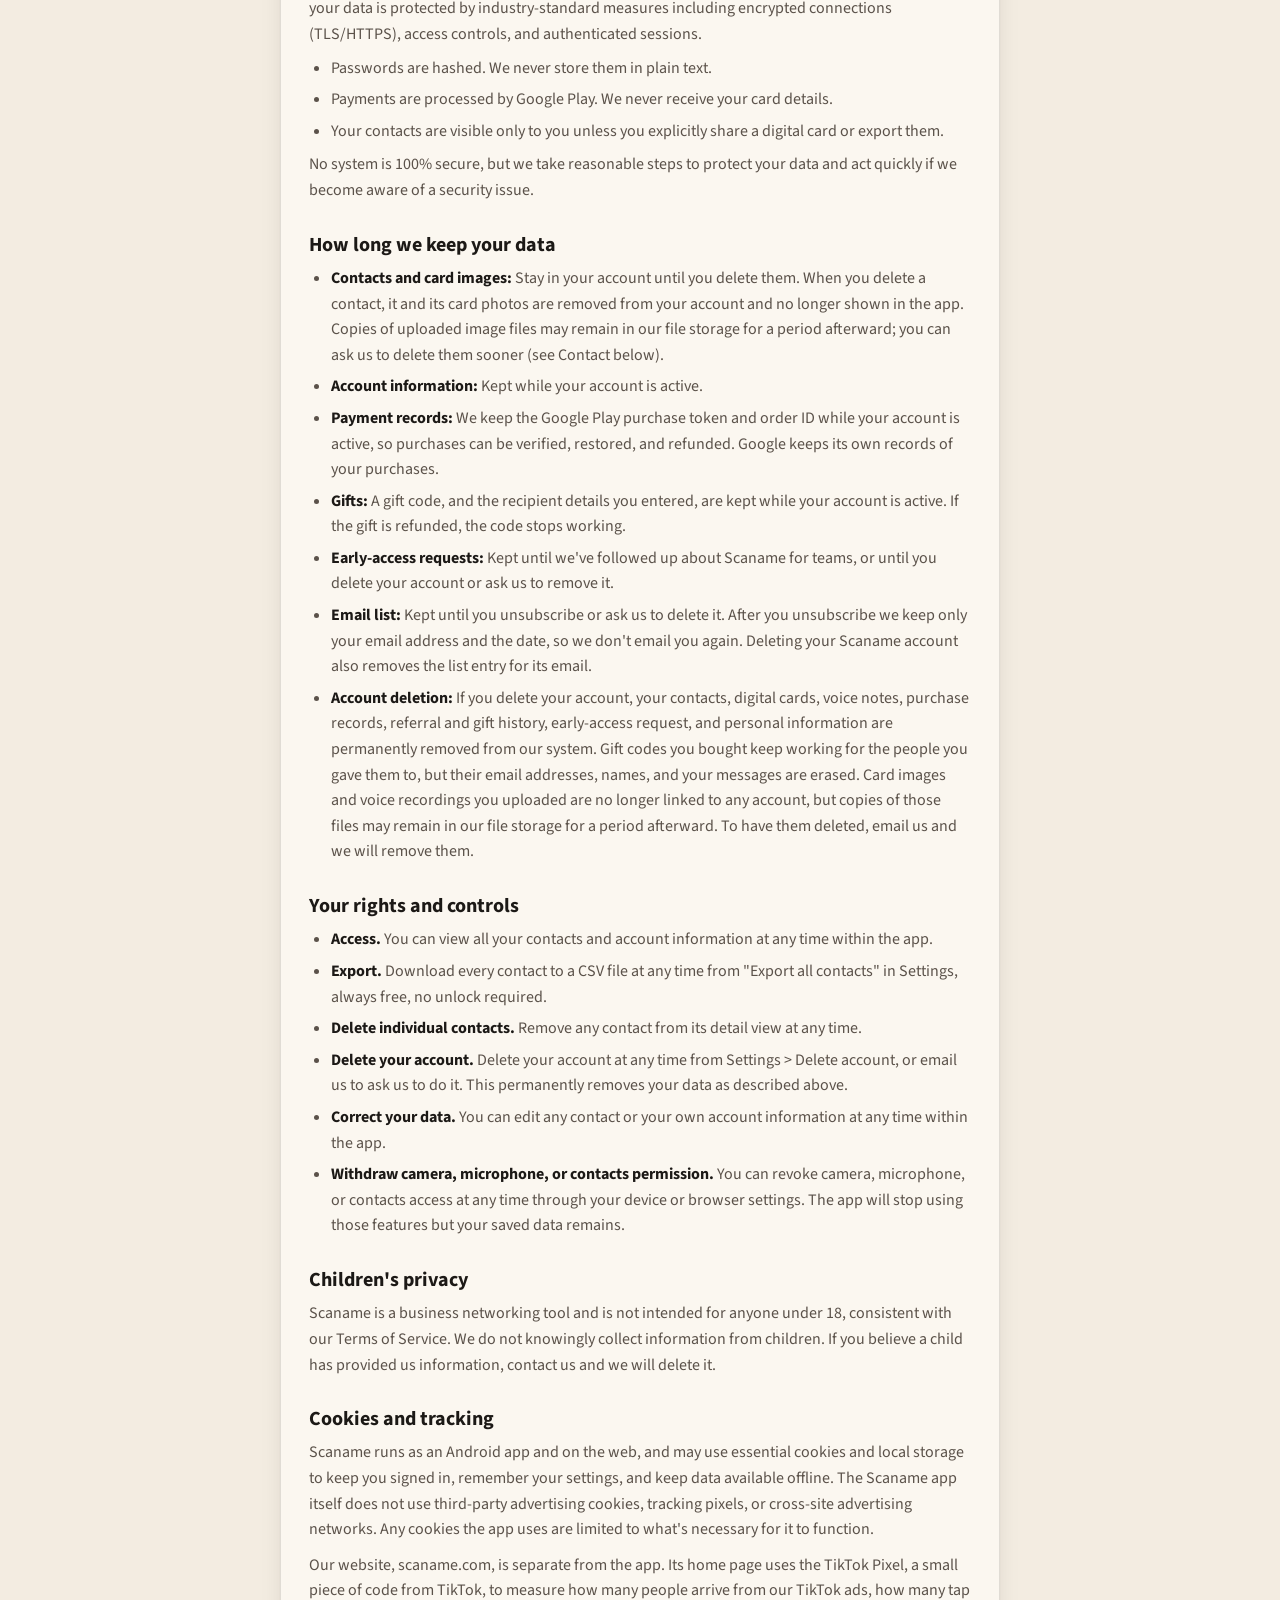
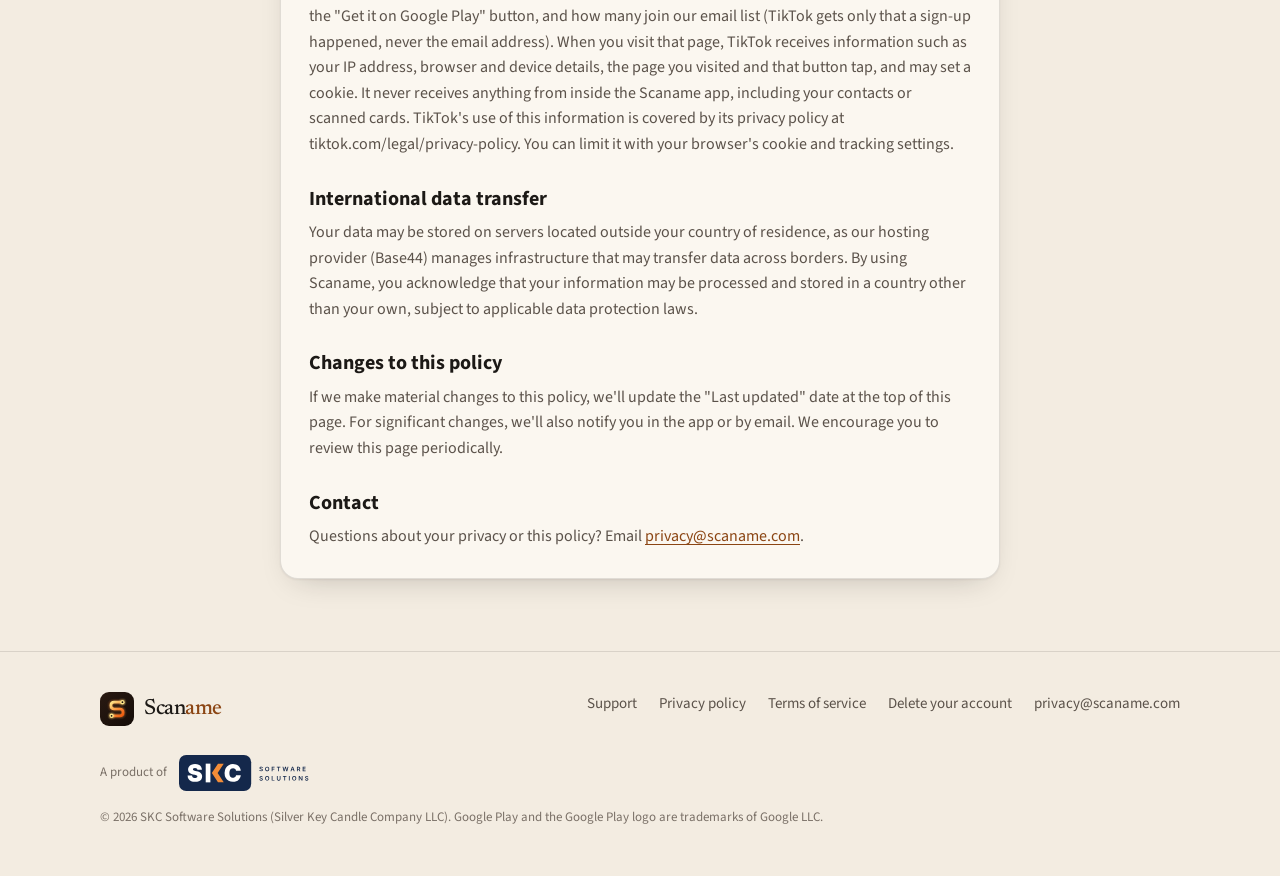
<file: privacy.html>
<!doctype html>
<html lang="en">
<head>
<meta charset="utf-8">
<meta name="viewport" content="width=device-width, initial-scale=1">
<title>Privacy Policy · Scaname</title>
<meta name="description" content="How Scaname collects, uses, and protects your information.">
<link rel="canonical" href="https://scaname.com/privacy">
<meta name="theme-color" content="#8b4513">
<meta property="og:type" content="website">
<meta property="og:title" content="Privacy Policy · Scaname">
<meta property="og:description" content="How Scaname collects, uses, and protects your information.">
<meta property="og:url" content="https://scaname.com/privacy">
<meta property="og:image" content="https://scaname.com/assets/social-preview.png">
<meta name="twitter:card" content="summary_large_image">
<link rel="icon" href="/assets/icon.svg" type="image/svg+xml">
<link rel="icon" href="/assets/favicon-32.png" sizes="32x32" type="image/png">
<link rel="apple-touch-icon" href="/assets/apple-touch-icon.png">
<link rel="preconnect" href="https://fonts.googleapis.com">
<link rel="preconnect" href="https://fonts.gstatic.com" crossorigin>
<link rel="preload" href="https://fonts.googleapis.com/css2?family=Newsreader:opsz,wght@6..72,400;6..72,500&family=Source+Sans+3:wght@400;500;600;700&display=swap" as="style" onload="this.onload=null;this.rel='stylesheet'"><noscript><link rel="stylesheet" href="https://fonts.googleapis.com/css2?family=Newsreader:opsz,wght@6..72,400;6..72,500&family=Source+Sans+3:wght@400;500;600;700&display=swap"></noscript>
<link rel="stylesheet" href="/assets/site.css?v=5bd7d743">
</head>
<body>
<a class="skip" href="#main">Skip to content</a>
<header class="site-header">
  <div class="wrap">
    <a class="brand" href="/" aria-label="Scaname home">
      <img src="/assets/icon.svg" alt="" width="34" height="34">
      <span class="wordmark">Scan<span>ame</span></span>
    </a>
    <nav class="site-nav" aria-label="Main">
      <a href="/#features">Features</a>
      <a href="/#pricing">Pricing</a>
      <a href="/support">Support</a>
      <a class="play-small" href="https://play.google.com/store/apps/details?id=com.base6a77508bc9065e174b34ba67.app&amp;referrer=utm_source%3Dwebsite%26utm_medium%3Dweb%26utm_campaign%3Dheader%26utm_content%3Dprivacy"><img src="/assets/google-play-badge.png" alt="Get it on Google Play" width="117" height="35"></a>
    </nav>
  </div>
</header>

<main id="main" class="page">
  <div class="wrap narrow">
    <h1>Privacy Policy</h1>
    <p class="updated">Last updated: November 25, 2026</p>
    <article class="doc"><section><h2>Why we wrote this</h2><div><p>Scaname is a business card scanning and contact management app made by SKC Software Solutions, a trade name of Silver Key Candle Company LLC ("we," "us," or "our"). This policy explains what information we collect, how we use it, who has access to it, and the controls you have, in plain language, not legalese.</p></div></section><section><h2>Information we collect</h2><div><ul><li><strong>Account information.</strong> Your email address (or your Google or Apple sign-in identifier if you use those options), your first and last name, and a password if you sign up with email. This is used to create and manage your account.</li><li><strong>Scanned and uploaded contact data.</strong> When you scan a business card, we use your camera to capture a photo. That photo is processed by our AI to extract text: names, job titles, company names, phone numbers, email addresses, physical addresses, and websites. The cropped card image and the extracted contact data are stored in your account if you choose to save the contact. If you use the "Import from Image" feature, uploaded image files are processed the same way.</li><li><strong>Manually entered contact data.</strong> Any contact information you type in by hand (names, phone numbers, emails, addresses, notes, tags, and follow-up dates) is stored in your account.</li><li><strong>Contacts access (phone).</strong> If you use "Import from Phone Contacts," we read only the single contact you select so we can pre-fill the form. We do not upload, access, or store your entire phone book.</li><li><strong>Your digital business card.</strong> If you create your own shareable digital card, the information you put on it (name, title, company, phone, email, website) and any photo you upload for it are stored in your account.</li><li><strong>Voice notes.</strong> If you record a voice note on a contact, we use your microphone to capture the audio. The recording is stored in your account and sent to our AI service to produce a transcript and summary, which are stored with the note.</li><li><strong>Payment information.</strong> In-app purchases (the lifetime unlock, Scaname Pro, the Lifetime + Pro bundle, scan packs, and gifts) are processed entirely by Google Play. We never see, touch, or store your credit card number, CVC, or other payment details. Google Play tells us only what was purchased and gives us a purchase token and order ID, which we use to verify the purchase, add what you bought to your account, restore it on a new device, and handle refunds.</li><li><strong>Gifts you send.</strong> If you buy Scaname as a gift, you give us the recipient's email address and, optionally, their name and a short message. We use them to email the recipient their gift code once, and keep them with the code so you can see whether it has been redeemed. We don't add the recipient to any mailing list or contact them for any other reason. Please only enter someone's email if you're comfortable sharing it with us for this purpose.</li><li><strong>Gifts you receive.</strong> If someone sends you a gift, we received your email address (and any name and message) from them. We use it only to send you that one email with your code.</li><li><strong>Scaname for teams early access.</strong> If you ask for early access, we store the work email, company, team size, and any note you give us. We use them only to contact you about Scaname for teams. Only our own team can see them.</li><li><strong>Event mode.</strong> Event names you create are stored on your device, and each contact you save during an event is tagged with the event's name in your account, like any other tag.</li><li><strong>Motion sensor.</strong> While a card is on screen, the app reads your device's motion sensor to tilt the card in 3D. These readings stay on your device. They are never stored or sent to us.</li><li><strong>Device and usage data.</strong> We collect basic technical information such as device type, browser version, and app interactions (e.g., when you open the app, scan a card, or export contacts) to keep the service running and to diagnose problems. We count how many scans, voice notes, and file imports you use, to apply your free scans, scan packs, and daily limits. We do not collect precise GPS location data.</li><li><strong>Email list.</strong> If you join our email list on scaname.com, we store your email address, that you agreed to receive our emails and when, and where you signed up. We use it to send you Scaname tips, news and offers, and to add 10 bonus scans when you use a Scaname account with the same email. Every email has an unsubscribe link.</li><li><strong>Referral data.</strong> If you participate in the referral program, we store your unique referral link, the number of people you've referred, and your earned bonus scans or milestone rewards.</li></ul></div></section><section><h2>How we use your information</h2><div><ul><li><strong>To provide the service:</strong> scanning, extracting, storing, organizing, sharing, and exporting contacts; creating and sharing your digital business card; scheduling follow-ups; and processing the one-time unlock purchase.</li><li><strong>To improve the app:</strong> understanding which features are used, identifying and fixing bugs, and making the app more reliable.</li><li><strong>To provide customer support:</strong> responding to your questions and resolving issues.</li><li><strong>To process payments:</strong> confirming your purchases, adding what you bought (an unlock, Pro, or scans) to your account, and handling refunds.</li><li><strong>To deliver gifts:</strong> emailing a gift code to the person you chose, and showing you whether it has been redeemed.</li><li><strong>To follow up on early access:</strong> contacting you about Scaname for teams, only if you asked for it.</li><li><strong>To send our email list:</strong> Scaname tips, news and offers, only if you joined the list on scaname.com. Unsubscribe any time from the link in any email, or by writing to privacy@scaname.com.</li><li><strong>To operate the referral program:</strong> tracking referrals and awarding bonus scans or gift codes.</li></ul><p>We do not use your contact data to build profiles, train AI models, sell to advertisers, or show you ads. Your scanned contacts are your data, not ours.</p></div></section><section><h2>What we don't do</h2><div><ul><li>We never sell your contact data to third parties.</li><li>We never share your contact data with advertisers.</li><li>We never use your contacts to train external AI models.</li><li>We do not rent or lease your data.</li></ul></div></section><section><h2>Third-party services</h2><div><p>We rely on a small number of trusted providers to run Scaname. Each receives only the minimum data needed to perform its function:</p><ul><li><strong>Google Play</strong>: Processes in-app purchases. Google receives your payment details directly. We receive only the product purchased, a purchase token, and an order ID, and Google notifies us if a purchase is refunded or voided. Google's privacy policy is at policies.google.com/privacy.</li><li><strong>Google and Apple</strong>: Provide sign-in options (Google Sign-In and Sign in with Apple). When you use these, Google or Apple shares your name and email address with us. We do not receive your password or other account details from them.</li><li><strong>Cloud hosting (Base44)</strong>: Scaname is built on and hosted by the Base44 platform, which provides our database, file storage, and application infrastructure. Your data is stored on Base44's managed servers. Gift emails are sent through Base44's email service. Base44's privacy and security information is at base44.com/security.</li><li><strong>TikTok (our website only)</strong>: The TikTok Pixel on the scaname.com home page measures visits from our TikTok ads and taps on the Google Play button (see Cookies and tracking). It is not used in the app.</li><li><strong>AI processing</strong>: Card photos are sent to an AI service to extract the text on the card, and voice-note recordings are sent to it for transcription and a short summary. The service returns the results to us and does not retain the images or recordings beyond the processing window.</li></ul></div></section><section><h2>Data storage and security</h2><div><p>Your data is stored in our database hosted on Base44's managed cloud infrastructure. Access to your data is protected by industry-standard measures including encrypted connections (TLS/HTTPS), access controls, and authenticated sessions.</p><ul><li>Passwords are hashed. We never store them in plain text.</li><li>Payments are processed by Google Play. We never receive your card details.</li><li>Your contacts are visible only to you unless you explicitly share a digital card or export them.</li></ul><p>No system is 100% secure, but we take reasonable steps to protect your data and act quickly if we become aware of a security issue.</p></div></section><section><h2>How long we keep your data</h2><div><ul><li><strong>Contacts and card images:</strong> Stay in your account until you delete them. When you delete a contact, it and its card photos are removed from your account and no longer shown in the app. Copies of uploaded image files may remain in our file storage for a period afterward; you can ask us to delete them sooner (see Contact below).</li><li><strong>Account information:</strong> Kept while your account is active.</li><li><strong>Payment records:</strong> We keep the Google Play purchase token and order ID while your account is active, so purchases can be verified, restored, and refunded. Google keeps its own records of your purchases.</li><li><strong>Gifts:</strong> A gift code, and the recipient details you entered, are kept while your account is active. If the gift is refunded, the code stops working.</li><li><strong>Early-access requests:</strong> Kept until we've followed up about Scaname for teams, or until you delete your account or ask us to remove it.</li><li><strong>Email list:</strong> Kept until you unsubscribe or ask us to delete it. After you unsubscribe we keep only your email address and the date, so we don't email you again. Deleting your Scaname account also removes the list entry for its email.</li><li><strong>Account deletion:</strong> If you delete your account, your contacts, digital cards, voice notes, purchase records, referral and gift history, early-access request, and personal information are permanently removed from our system. Gift codes you bought keep working for the people you gave them to, but their email addresses, names, and your messages are erased. Card images and voice recordings you uploaded are no longer linked to any account, but copies of those files may remain in our file storage for a period afterward. To have them deleted, email us and we will remove them.</li></ul></div></section><section><h2>Your rights and controls</h2><div><ul><li><strong>Access.</strong> You can view all your contacts and account information at any time within the app.</li><li><strong>Export.</strong> Download every contact to a CSV file at any time from "Export all contacts" in Settings, always free, no unlock required.</li><li><strong>Delete individual contacts.</strong> Remove any contact from its detail view at any time.</li><li><strong>Delete your account.</strong> Delete your account at any time from Settings &gt; Delete account, or email us to ask us to do it. This permanently removes your data as described above.</li><li><strong>Correct your data.</strong> You can edit any contact or your own account information at any time within the app.</li><li><strong>Withdraw camera, microphone, or contacts permission.</strong> You can revoke camera, microphone, or contacts access at any time through your device or browser settings. The app will stop using those features but your saved data remains.</li></ul></div></section><section><h2>Children's privacy</h2><div><p>Scaname is a business networking tool and is not intended for anyone under 18, consistent with our Terms of Service. We do not knowingly collect information from children. If you believe a child has provided us information, contact us and we will delete it.</p></div></section><section><h2>Cookies and tracking</h2><div><p>Scaname runs as an Android app and on the web, and may use essential cookies and local storage to keep you signed in, remember your settings, and keep data available offline. The Scaname app itself does not use third-party advertising cookies, tracking pixels, or cross-site advertising networks. Any cookies the app uses are limited to what's necessary for it to function.</p><p>Our website, scaname.com, is separate from the app. Its home page uses the TikTok Pixel, a small piece of code from TikTok, to measure how many people arrive from our TikTok ads, how many tap the "Get it on Google Play" button, and how many join our email list (TikTok gets only that a sign-up happened, never the email address). When you visit that page, TikTok receives information such as your IP address, browser and device details, the page you visited and that button tap, and may set a cookie. It never receives anything from inside the Scaname app, including your contacts or scanned cards. TikTok's use of this information is covered by its privacy policy at tiktok.com/legal/privacy-policy. You can limit it with your browser's cookie and tracking settings.</p></div></section><section><h2>International data transfer</h2><div><p>Your data may be stored on servers located outside your country of residence, as our hosting provider (Base44) manages infrastructure that may transfer data across borders. By using Scaname, you acknowledge that your information may be processed and stored in a country other than your own, subject to applicable data protection laws.</p></div></section><section><h2>Changes to this policy</h2><div><p>If we make material changes to this policy, we'll update the "Last updated" date at the top of this page. For significant changes, we'll also notify you in the app or by email. We encourage you to review this page periodically.</p></div></section><section><h2>Contact</h2><div><p>Questions about your privacy or this policy? Email <a href="mailto:privacy@scaname.com">privacy@scaname.com</a>.</p></div></section></article>
  </div>
</main>
<footer class="site-footer">
  <div class="wrap">
    <a class="brand" href="/"><img src="/assets/icon.svg" alt="" width="28" height="28"><span class="wordmark" style="font-size:22px">Scan<span>ame</span></span></a>
    <nav aria-label="Footer">
      <a href="/support">Support</a>
      <a href="/privacy">Privacy policy</a>
      <a href="/terms">Terms of service</a>
      <a href="/delete-account">Delete your account</a>
      <a href="mailto:privacy@scaname.com">privacy@scaname.com</a>
    </nav>
    <p class="maker"><span>A product of</span><picture><source srcset="/assets/skc-logo-dark.svg" media="(prefers-color-scheme: dark)"><img src="/assets/skc-logo.svg" alt="SKC Software Solutions" width="131" height="36" loading="lazy"></picture></p>
    <p class="legal">© 2026 SKC Software Solutions (Silver Key Candle Company LLC). Google Play and the Google Play logo are trademarks of Google LLC.</p>
  </div>
</footer>
<script src="/assets/site.js?v=4e258389" defer></script>
</body>
</html>
</file>
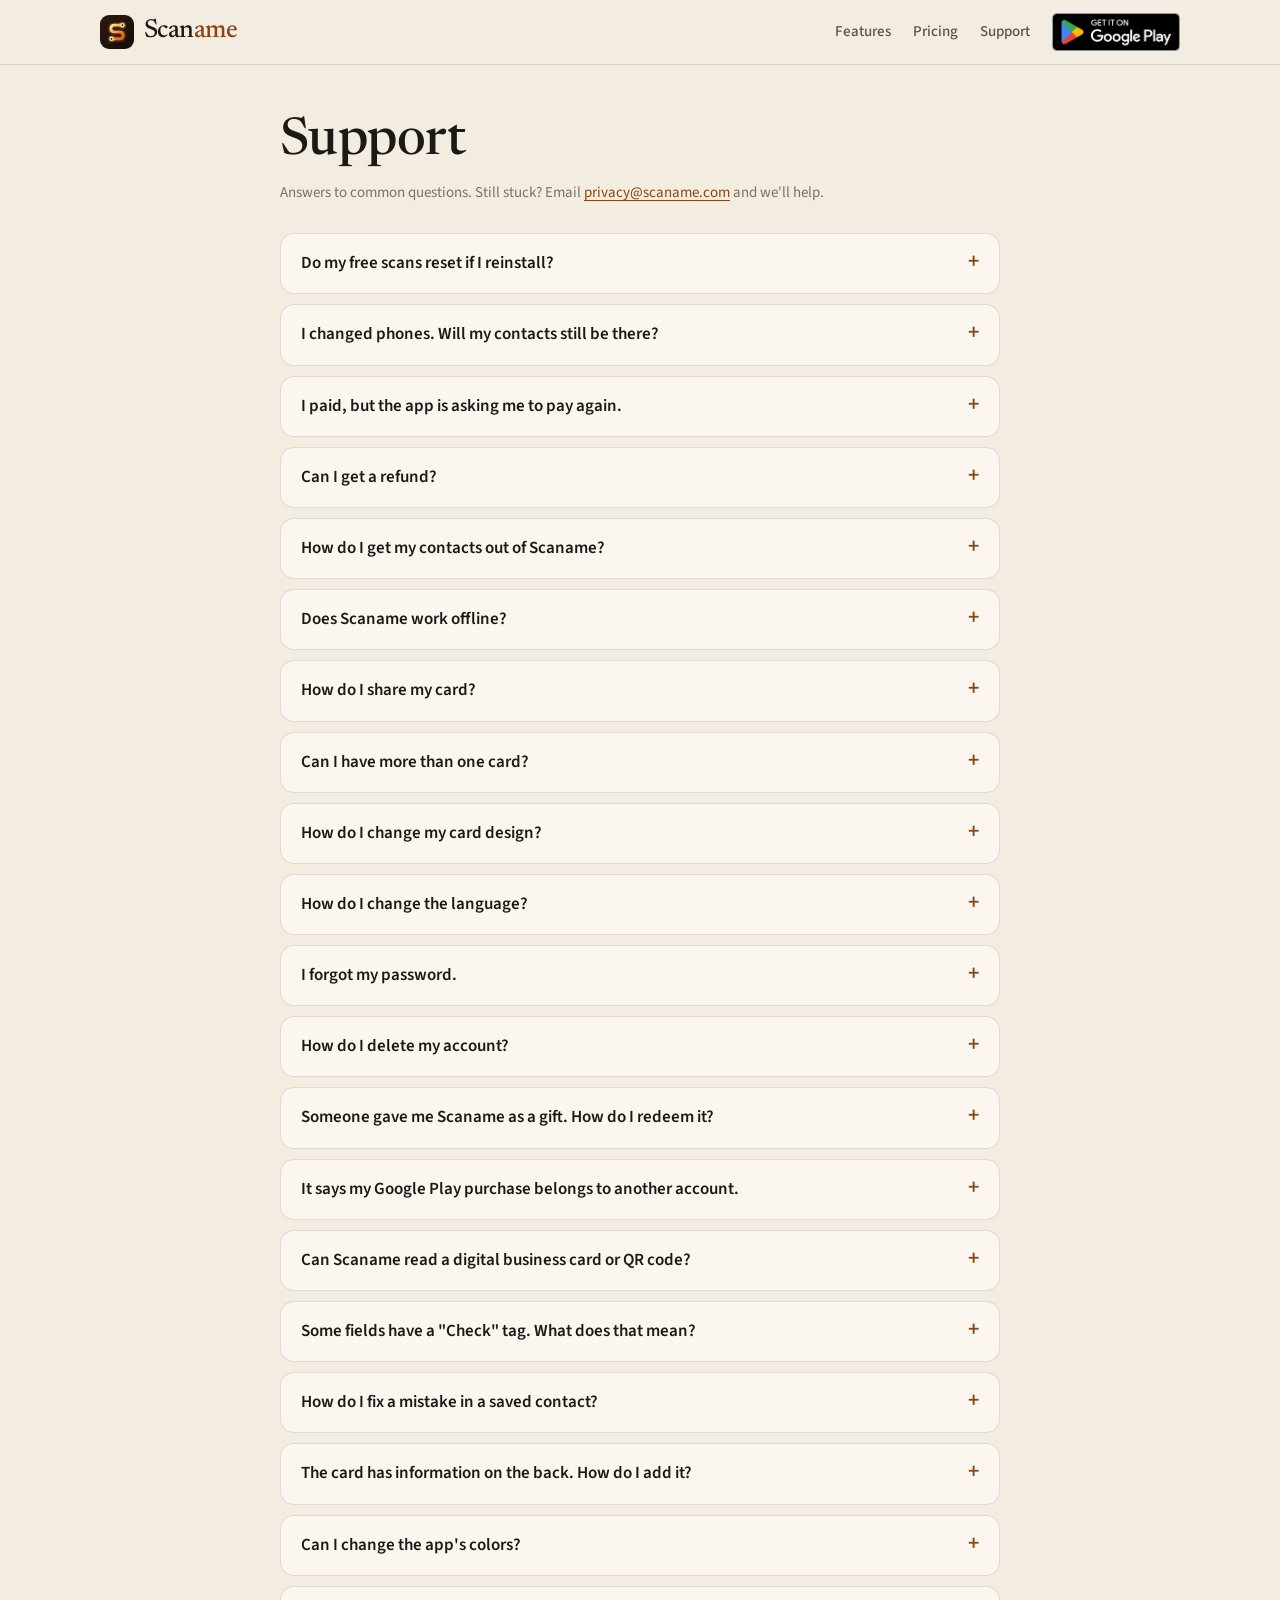
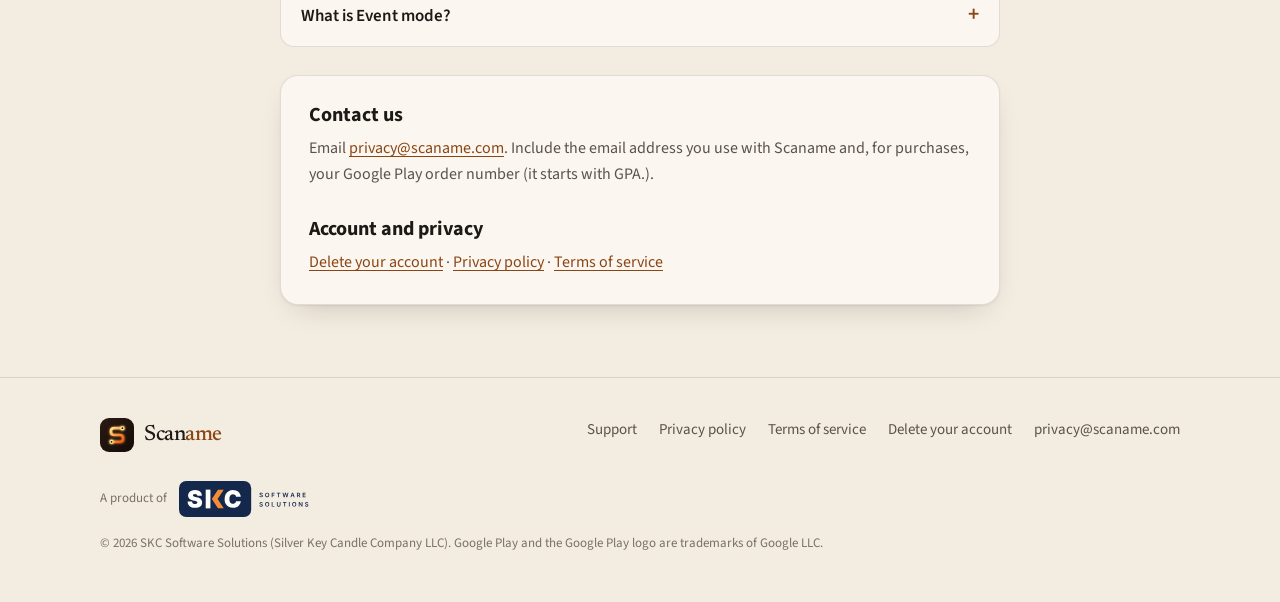
<file: support.html>
<!doctype html>
<html lang="en">
<head>
<meta charset="utf-8">
<meta name="viewport" content="width=device-width, initial-scale=1">
<title>Scaname support</title>
<meta name="description" content="Answers to common questions about Scaname, and how to reach us.">
<link rel="canonical" href="https://scaname.com/support">
<meta name="theme-color" content="#8b4513">
<meta property="og:type" content="website">
<meta property="og:title" content="Scaname support">
<meta property="og:description" content="Answers to common questions about Scaname, and how to reach us.">
<meta property="og:url" content="https://scaname.com/support">
<meta property="og:image" content="https://scaname.com/assets/social-preview.png">
<meta name="twitter:card" content="summary_large_image">
<link rel="icon" href="/assets/icon.svg" type="image/svg+xml">
<link rel="icon" href="/assets/favicon-32.png" sizes="32x32" type="image/png">
<link rel="apple-touch-icon" href="/assets/apple-touch-icon.png">
<link rel="preconnect" href="https://fonts.googleapis.com">
<link rel="preconnect" href="https://fonts.gstatic.com" crossorigin>
<link rel="preload" href="https://fonts.googleapis.com/css2?family=Newsreader:opsz,wght@6..72,400;6..72,500&family=Source+Sans+3:wght@400;500;600;700&display=swap" as="style" onload="this.onload=null;this.rel='stylesheet'"><noscript><link rel="stylesheet" href="https://fonts.googleapis.com/css2?family=Newsreader:opsz,wght@6..72,400;6..72,500&family=Source+Sans+3:wght@400;500;600;700&display=swap"></noscript>
<link rel="stylesheet" href="/assets/site.css?v=5bd7d743">
</head>
<body>
<a class="skip" href="#main">Skip to content</a>
<header class="site-header">
  <div class="wrap">
    <a class="brand" href="/" aria-label="Scaname home">
      <img src="/assets/icon.svg" alt="" width="34" height="34">
      <span class="wordmark">Scan<span>ame</span></span>
    </a>
    <nav class="site-nav" aria-label="Main">
      <a href="/#features">Features</a>
      <a href="/#pricing">Pricing</a>
      <a href="/support">Support</a>
      <a class="play-small" href="https://play.google.com/store/apps/details?id=com.base6a77508bc9065e174b34ba67.app&amp;referrer=utm_source%3Dwebsite%26utm_medium%3Dweb%26utm_campaign%3Dheader%26utm_content%3Dsupport"><img src="/assets/google-play-badge.png" alt="Get it on Google Play" width="117" height="35"></a>
    </nav>
  </div>
</header>

<main id="main" class="page">
  <div class="wrap narrow">
    <h1>Support</h1>
    <p class="updated">Answers to common questions. Still stuck? Email <a href="mailto:privacy@scaname.com">privacy@scaname.com</a> and we'll help.</p>
    <div class="faq">
      <details><summary>Do my free scans reset if I reinstall?</summary><p>No. Scans are counted on your account, so reinstalling or switching phones doesn&#x27;t reset them, and you don&#x27;t lose any.</p></details>
<details><summary>I changed phones. Will my contacts still be there?</summary><p>Yes. Your contacts, cards and notes are saved to your account, not your phone. Install Scaname from Google Play and sign in the same way you did before (email, Google or Apple), and everything will be there.</p></details>
<details><summary>I paid, but the app is asking me to pay again.</summary><p>Make sure you&#x27;re signed in to the same Scaname account, then go to Settings and tap Restore Purchases. Purchases are tied to the Google account you paid with.</p></details>
<details><summary>Can I get a refund?</summary><p>Within 48 hours of buying, you can request a refund through Google Play, and it&#x27;s usually automatic. After that, refunds go through Google Play&#x27;s standard process. Our Terms of Service have the details.</p></details>
<details><summary>How do I get my contacts out of Scaname?</summary><p>Go to Settings, then Your data, then Export all contacts (CSV). It&#x27;s free, with no unlock needed. You can also share any single contact as a contact file.</p></details>
<details><summary>Does Scaname work offline?</summary><p>Yes. You can browse your contacts and your card without a connection, and changes sync when you&#x27;re back online. You can scan cards with no signal too: they&#x27;re saved on your phone and read automatically by the AI as soon as you&#x27;re back online. You&#x27;ll find them under Batch.</p></details>
<details><summary>How do I share my card?</summary><p>On My Card, tap Share to send a link, or let someone scan your QR code. They don&#x27;t need the app to see it. You can also download it as a contact file (.vcf).</p></details>
<details><summary>Can I have more than one card?</summary><p>Yes. Free accounts can keep 2 cards (for example Work and Personal), and Scaname Pro raises that to 50. Tap &quot;+ New card&quot; on My Card.</p></details>
<details><summary>How do I change my card design?</summary><p>Go to My Card, tap Edit details, then Card design. The standard designs are free; the 12 premium designs come with Scaname Pro. Contacts you&#x27;ve scanned can have their own design too: open the contact and tap Card design.</p></details>
<details><summary>How do I change the language?</summary><p>In Settings, App language changes the app&#x27;s screens, and Card scanning languages tells the AI which languages to expect on the cards you scan.</p></details>
<details><summary>I forgot my password.</summary><p>On the sign-in screen, tap &quot;Forgot password?&quot; and we&#x27;ll email you a link to set a new one. If you signed up with Google or Apple, you don&#x27;t have a Scaname password. Just use the same button again.</p></details>
<details><summary>How do I delete my account?</summary><p>Go to the bottom of Settings and tap Delete account. This permanently removes your contacts, cards and voice notes, and can&#x27;t be undone. Export your contacts first if you want to keep them.</p></details>
      <details><summary>Someone gave me Scaname as a gift. How do I redeem it?</summary><p>Open the gift email on your phone and tap Redeem your gift, or install Scaname from Google Play, create an account, then go to Settings → Have a code? and enter the code from the email. Each code works once.</p></details>
      <details><summary>It says my Google Play purchase belongs to another account.</summary><p>A purchase unlocks the Scaname account that made it. Sign in to that account to use it there. To unlock this account too, buy with a different Google account or redeem a gift code.</p></details>
      <details><summary>Can Scaname read a digital business card or QR code?</summary><p>Yes. Point the Scan camera (or batch mode) at a contact QR code, such as another Scaname user&#x27;s card or most digital-card apps, and the contact fills in instantly. Reading a QR code doesn&#x27;t use a scan.</p></details>
      <details><summary>Some fields have a &quot;Check&quot; tag. What does that mean?</summary><p>The AI wasn&#x27;t sure it read that field right (glare, tiny print, or a 0 that could be an O). Tap the field to fix it or confirm it. If you save without checking, the contact shows under &quot;Needs a look&quot; in your Library until you do.</p></details>
      <details><summary>How do I fix a mistake in a saved contact?</summary><p>Open the contact and tap Edit details. You can change any field, add phone numbers, and update notes and tags.</p></details>
      <details><summary>The card has information on the back. How do I add it?</summary><p>After scanning the front, tap Add back side and capture the back. Extra numbers and handwriting are added to the same contact. The back is free right after the front.</p></details>
      <details><summary>Can I change the app&#x27;s colors?</summary><p>Yes. In Settings, App color has Rust (free) and five more colors that come with Scaname Pro.</p></details>
      <details><summary>What is Event mode?</summary><p>With Scaname Pro, start an event from the Library (for example, a trade show). Every card you save while it's running is tagged with the event, and you can export that event's leads to a spreadsheet in one tap.</p></details>
    </div>
    <article class="doc" style="margin-top:28px">
      <h2>Contact us</h2>
      <p>Email <a href="mailto:privacy@scaname.com">privacy@scaname.com</a>. Include the email address you use with Scaname and, for purchases, your Google Play order number (it starts with GPA.).</p>
      <h2>Account and privacy</h2>
      <p><a href="/delete-account">Delete your account</a> · <a href="/privacy">Privacy policy</a> · <a href="/terms">Terms of service</a></p>
    </article>
  </div>
</main>
<footer class="site-footer">
  <div class="wrap">
    <a class="brand" href="/"><img src="/assets/icon.svg" alt="" width="28" height="28"><span class="wordmark" style="font-size:22px">Scan<span>ame</span></span></a>
    <nav aria-label="Footer">
      <a href="/support">Support</a>
      <a href="/privacy">Privacy policy</a>
      <a href="/terms">Terms of service</a>
      <a href="/delete-account">Delete your account</a>
      <a href="mailto:privacy@scaname.com">privacy@scaname.com</a>
    </nav>
    <p class="maker"><span>A product of</span><picture><source srcset="/assets/skc-logo-dark.svg" media="(prefers-color-scheme: dark)"><img src="/assets/skc-logo.svg" alt="SKC Software Solutions" width="131" height="36" loading="lazy"></picture></p>
    <p class="legal">© 2026 SKC Software Solutions (Silver Key Candle Company LLC). Google Play and the Google Play logo are trademarks of Google LLC.</p>
  </div>
</footer>
<script src="/assets/site.js?v=4e258389" defer></script>
</body>
</html>
</file>
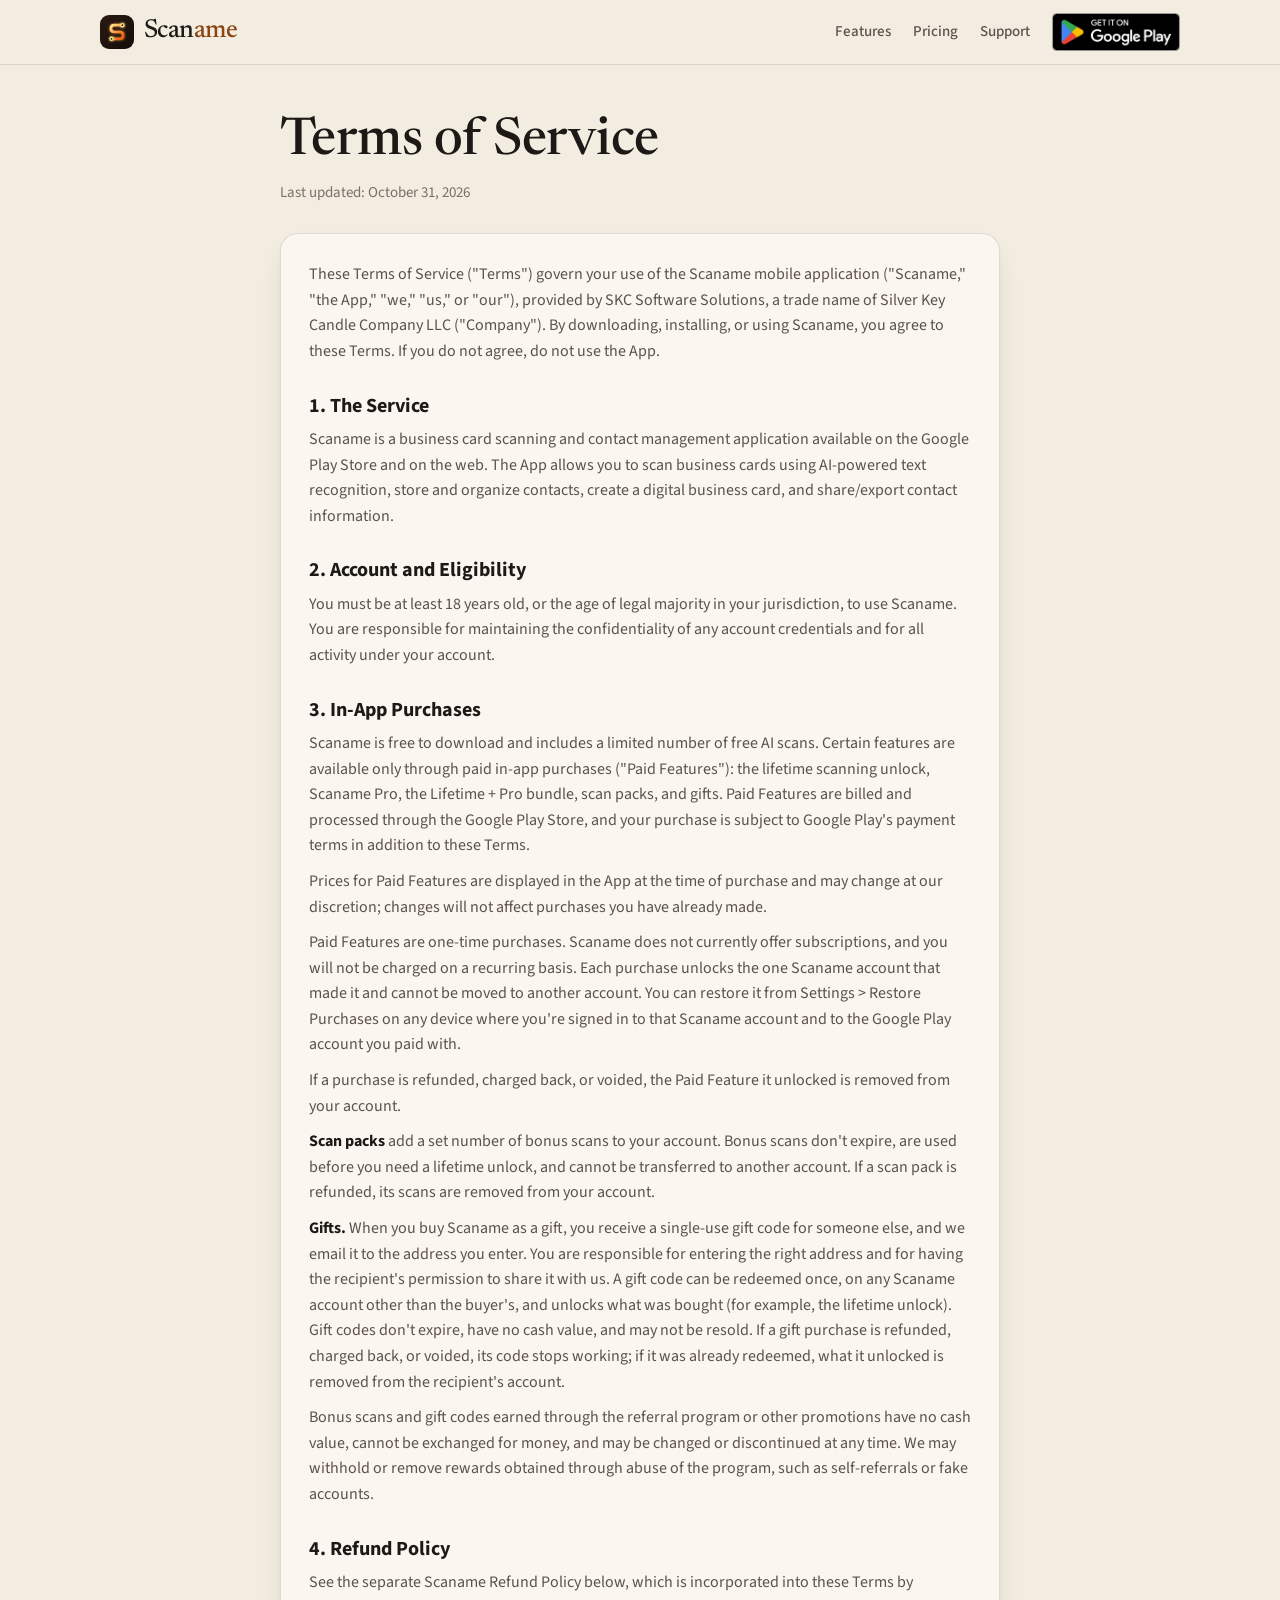
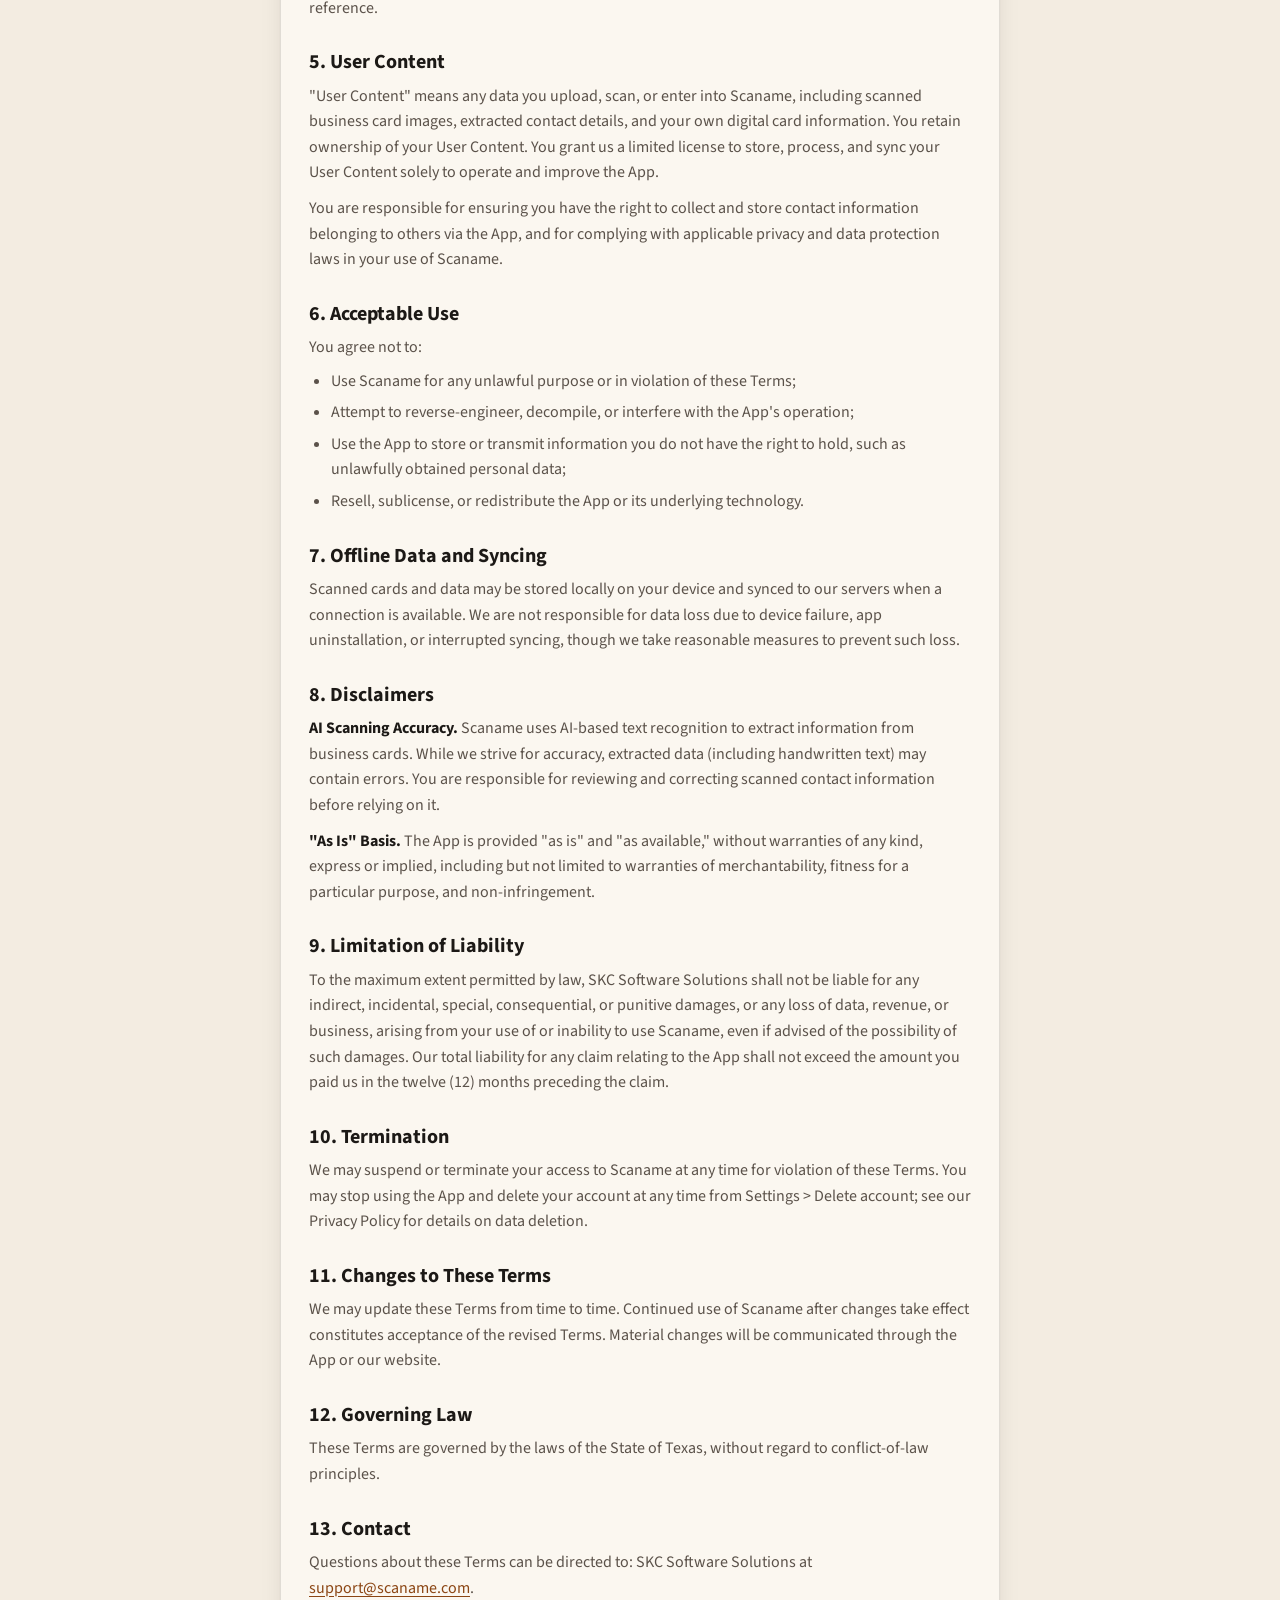
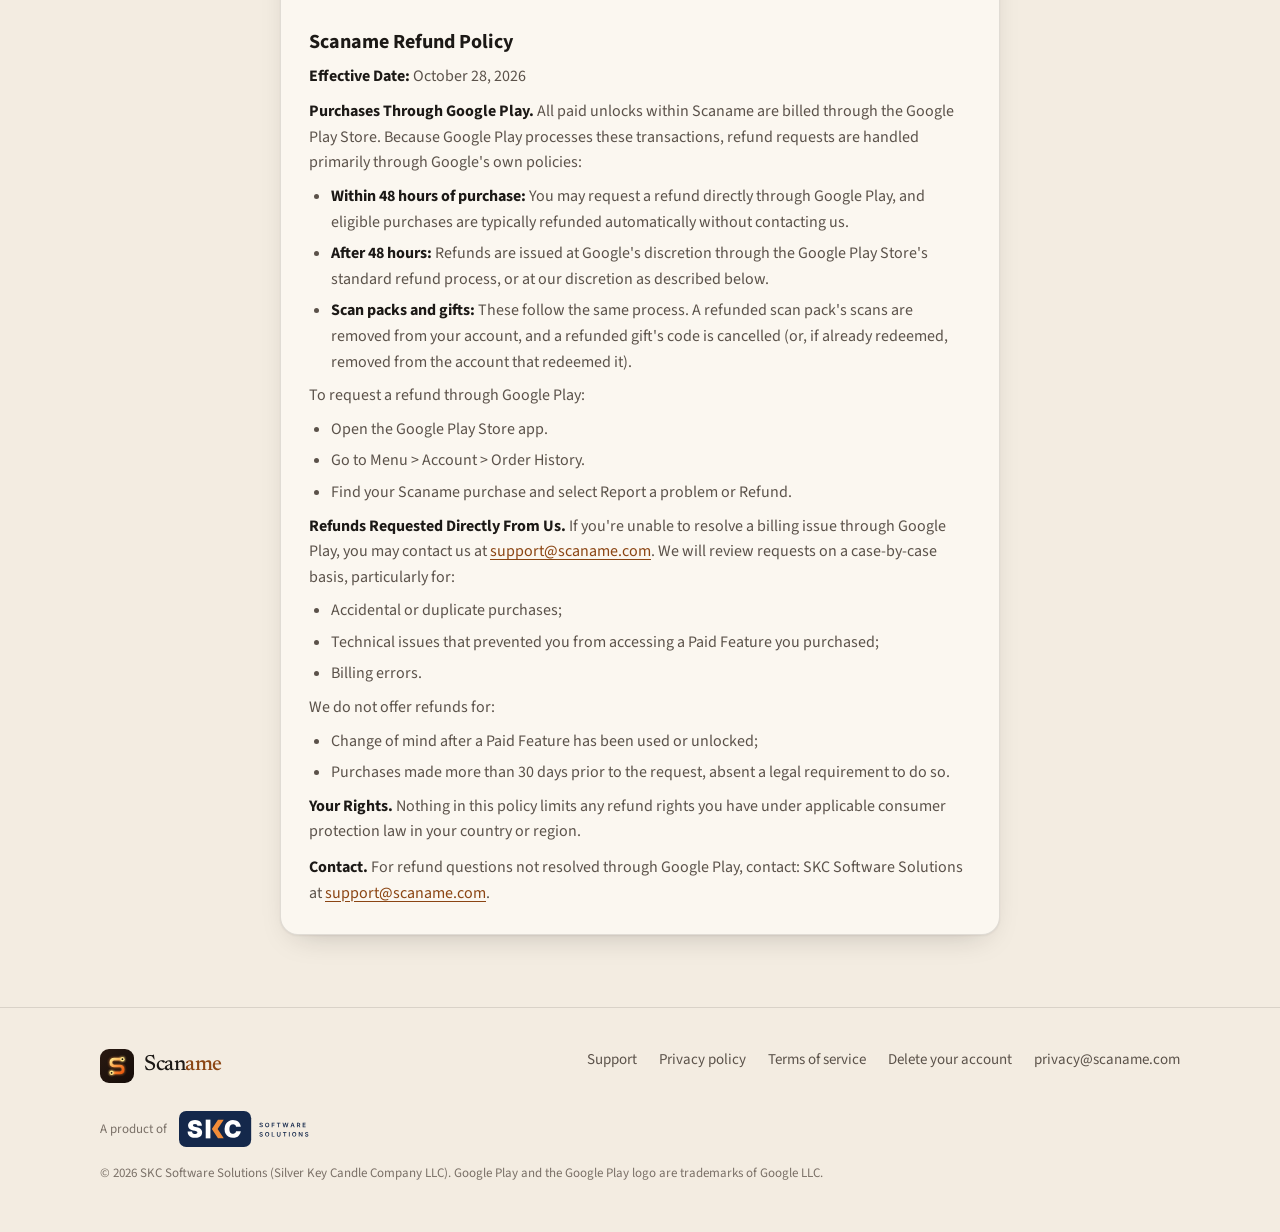
<file: terms.html>
<!doctype html>
<html lang="en">
<head>
<meta charset="utf-8">
<meta name="viewport" content="width=device-width, initial-scale=1">
<title>Terms of Service · Scaname</title>
<meta name="description" content="The terms for using Scaname.">
<link rel="canonical" href="https://scaname.com/terms">
<meta name="theme-color" content="#8b4513">
<meta property="og:type" content="website">
<meta property="og:title" content="Terms of Service · Scaname">
<meta property="og:description" content="The terms for using Scaname.">
<meta property="og:url" content="https://scaname.com/terms">
<meta property="og:image" content="https://scaname.com/assets/social-preview.png">
<meta name="twitter:card" content="summary_large_image">
<link rel="icon" href="/assets/icon.svg" type="image/svg+xml">
<link rel="icon" href="/assets/favicon-32.png" sizes="32x32" type="image/png">
<link rel="apple-touch-icon" href="/assets/apple-touch-icon.png">
<link rel="preconnect" href="https://fonts.googleapis.com">
<link rel="preconnect" href="https://fonts.gstatic.com" crossorigin>
<link rel="preload" href="https://fonts.googleapis.com/css2?family=Newsreader:opsz,wght@6..72,400;6..72,500&family=Source+Sans+3:wght@400;500;600;700&display=swap" as="style" onload="this.onload=null;this.rel='stylesheet'"><noscript><link rel="stylesheet" href="https://fonts.googleapis.com/css2?family=Newsreader:opsz,wght@6..72,400;6..72,500&family=Source+Sans+3:wght@400;500;600;700&display=swap"></noscript>
<link rel="stylesheet" href="/assets/site.css?v=5bd7d743">
</head>
<body>
<a class="skip" href="#main">Skip to content</a>
<header class="site-header">
  <div class="wrap">
    <a class="brand" href="/" aria-label="Scaname home">
      <img src="/assets/icon.svg" alt="" width="34" height="34">
      <span class="wordmark">Scan<span>ame</span></span>
    </a>
    <nav class="site-nav" aria-label="Main">
      <a href="/#features">Features</a>
      <a href="/#pricing">Pricing</a>
      <a href="/support">Support</a>
      <a class="play-small" href="https://play.google.com/store/apps/details?id=com.base6a77508bc9065e174b34ba67.app&amp;referrer=utm_source%3Dwebsite%26utm_medium%3Dweb%26utm_campaign%3Dheader%26utm_content%3Dterms"><img src="/assets/google-play-badge.png" alt="Get it on Google Play" width="117" height="35"></a>
    </nav>
  </div>
</header>

<main id="main" class="page">
  <div class="wrap narrow">
    <h1>Terms of Service</h1>
    <p class="updated">Last updated: October 31, 2026</p>
    <article class="doc"><p>These Terms of Service ("Terms") govern your use of the Scaname mobile application ("Scaname," "the App," "we," "us," or "our"), provided by SKC Software Solutions, a trade name of Silver Key Candle Company LLC ("Company"). By downloading, installing, or using Scaname, you agree to these Terms. If you do not agree, do not use the App.</p><section><h2>1. The Service</h2><div><p>Scaname is a business card scanning and contact management application available on the Google Play Store and on the web. The App allows you to scan business cards using AI-powered text recognition, store and organize contacts, create a digital business card, and share/export contact information.</p></div></section><section><h2>2. Account and Eligibility</h2><div><p>You must be at least 18 years old, or the age of legal majority in your jurisdiction, to use Scaname. You are responsible for maintaining the confidentiality of any account credentials and for all activity under your account.</p></div></section><section><h2>3. In-App Purchases</h2><div><p>Scaname is free to download and includes a limited number of free AI scans. Certain features are available only through paid in-app purchases ("Paid Features"): the lifetime scanning unlock, Scaname Pro, the Lifetime + Pro bundle, scan packs, and gifts. Paid Features are billed and processed through the Google Play Store, and your purchase is subject to Google Play's payment terms in addition to these Terms.</p><p>Prices for Paid Features are displayed in the App at the time of purchase and may change at our discretion; changes will not affect purchases you have already made.</p><p>Paid Features are one-time purchases. Scaname does not currently offer subscriptions, and you will not be charged on a recurring basis. Each purchase unlocks the one Scaname account that made it and cannot be moved to another account. You can restore it from Settings &gt; Restore Purchases on any device where you're signed in to that Scaname account and to the Google Play account you paid with.</p><p>If a purchase is refunded, charged back, or voided, the Paid Feature it unlocked is removed from your account.</p><p><strong>Scan packs</strong> add a set number of bonus scans to your account. Bonus scans don't expire, are used before you need a lifetime unlock, and cannot be transferred to another account. If a scan pack is refunded, its scans are removed from your account.</p><p><strong>Gifts.</strong> When you buy Scaname as a gift, you receive a single-use gift code for someone else, and we email it to the address you enter. You are responsible for entering the right address and for having the recipient's permission to share it with us. A gift code can be redeemed once, on any Scaname account other than the buyer's, and unlocks what was bought (for example, the lifetime unlock). Gift codes don't expire, have no cash value, and may not be resold. If a gift purchase is refunded, charged back, or voided, its code stops working; if it was already redeemed, what it unlocked is removed from the recipient's account.</p><p>Bonus scans and gift codes earned through the referral program or other promotions have no cash value, cannot be exchanged for money, and may be changed or discontinued at any time. We may withhold or remove rewards obtained through abuse of the program, such as self-referrals or fake accounts.</p></div></section><section><h2>4. Refund Policy</h2><div><p>See the separate Scaname Refund Policy below, which is incorporated into these Terms by reference.</p></div></section><section><h2>5. User Content</h2><div><p>"User Content" means any data you upload, scan, or enter into Scaname, including scanned business card images, extracted contact details, and your own digital card information. You retain ownership of your User Content. You grant us a limited license to store, process, and sync your User Content solely to operate and improve the App.</p><p>You are responsible for ensuring you have the right to collect and store contact information belonging to others via the App, and for complying with applicable privacy and data protection laws in your use of Scaname.</p></div></section><section><h2>6. Acceptable Use</h2><div><p>You agree not to:</p><ul><li>Use Scaname for any unlawful purpose or in violation of these Terms;</li><li>Attempt to reverse-engineer, decompile, or interfere with the App's operation;</li><li>Use the App to store or transmit information you do not have the right to hold, such as unlawfully obtained personal data;</li><li>Resell, sublicense, or redistribute the App or its underlying technology.</li></ul></div></section><section><h2>7. Offline Data and Syncing</h2><div><p>Scanned cards and data may be stored locally on your device and synced to our servers when a connection is available. We are not responsible for data loss due to device failure, app uninstallation, or interrupted syncing, though we take reasonable measures to prevent such loss.</p></div></section><section><h2>8. Disclaimers</h2><div><p><strong>AI Scanning Accuracy.</strong> Scaname uses AI-based text recognition to extract information from business cards. While we strive for accuracy, extracted data (including handwritten text) may contain errors. You are responsible for reviewing and correcting scanned contact information before relying on it.</p><p><strong>"As Is" Basis.</strong> The App is provided "as is" and "as available," without warranties of any kind, express or implied, including but not limited to warranties of merchantability, fitness for a particular purpose, and non-infringement.</p></div></section><section><h2>9. Limitation of Liability</h2><div><p>To the maximum extent permitted by law, SKC Software Solutions shall not be liable for any indirect, incidental, special, consequential, or punitive damages, or any loss of data, revenue, or business, arising from your use of or inability to use Scaname, even if advised of the possibility of such damages. Our total liability for any claim relating to the App shall not exceed the amount you paid us in the twelve (12) months preceding the claim.</p></div></section><section><h2>10. Termination</h2><div><p>We may suspend or terminate your access to Scaname at any time for violation of these Terms. You may stop using the App and delete your account at any time from Settings &gt; Delete account; see our Privacy Policy for details on data deletion.</p></div></section><section><h2>11. Changes to These Terms</h2><div><p>We may update these Terms from time to time. Continued use of Scaname after changes take effect constitutes acceptance of the revised Terms. Material changes will be communicated through the App or our website.</p></div></section><section><h2>12. Governing Law</h2><div><p>These Terms are governed by the laws of the State of Texas, without regard to conflict-of-law principles.</p></div></section><section><h2>13. Contact</h2><div><p>Questions about these Terms can be directed to: SKC Software Solutions at <a href="mailto:support@scaname.com">support@scaname.com</a>.</p></div></section><section><h2>Scaname Refund Policy</h2><div><p><strong>Effective Date:</strong> October 28, 2026</p><p><strong>Purchases Through Google Play.</strong> All paid unlocks within Scaname are billed through the Google Play Store. Because Google Play processes these transactions, refund requests are handled primarily through Google's own policies:</p><ul><li><strong>Within 48 hours of purchase:</strong> You may request a refund directly through Google Play, and eligible purchases are typically refunded automatically without contacting us.</li><li><strong>After 48 hours:</strong> Refunds are issued at Google's discretion through the Google Play Store's standard refund process, or at our discretion as described below.</li><li><strong>Scan packs and gifts:</strong> These follow the same process. A refunded scan pack's scans are removed from your account, and a refunded gift's code is cancelled (or, if already redeemed, removed from the account that redeemed it).</li></ul><p>To request a refund through Google Play:</p><ul><li>Open the Google Play Store app.</li><li>Go to Menu &gt; Account &gt; Order History.</li><li>Find your Scaname purchase and select Report a problem or Refund.</li></ul><p><strong>Refunds Requested Directly From Us.</strong> If you're unable to resolve a billing issue through Google Play, you may contact us at <a href="mailto:support@scaname.com">support@scaname.com</a>. We will review requests on a case-by-case basis, particularly for:</p><ul><li>Accidental or duplicate purchases;</li><li>Technical issues that prevented you from accessing a Paid Feature you purchased;</li><li>Billing errors.</li></ul><p>We do not offer refunds for:</p><ul><li>Change of mind after a Paid Feature has been used or unlocked;</li><li>Purchases made more than 30 days prior to the request, absent a legal requirement to do so.</li></ul><p><strong>Your Rights.</strong> Nothing in this policy limits any refund rights you have under applicable consumer protection law in your country or region.</p><p><strong>Contact.</strong> For refund questions not resolved through Google Play, contact: SKC Software Solutions at <a href="mailto:support@scaname.com">support@scaname.com</a>.</p></div></section></article>
  </div>
</main>
<footer class="site-footer">
  <div class="wrap">
    <a class="brand" href="/"><img src="/assets/icon.svg" alt="" width="28" height="28"><span class="wordmark" style="font-size:22px">Scan<span>ame</span></span></a>
    <nav aria-label="Footer">
      <a href="/support">Support</a>
      <a href="/privacy">Privacy policy</a>
      <a href="/terms">Terms of service</a>
      <a href="/delete-account">Delete your account</a>
      <a href="mailto:privacy@scaname.com">privacy@scaname.com</a>
    </nav>
    <p class="maker"><span>A product of</span><picture><source srcset="/assets/skc-logo-dark.svg" media="(prefers-color-scheme: dark)"><img src="/assets/skc-logo.svg" alt="SKC Software Solutions" width="131" height="36" loading="lazy"></picture></p>
    <p class="legal">© 2026 SKC Software Solutions (Silver Key Candle Company LLC). Google Play and the Google Play logo are trademarks of Google LLC.</p>
  </div>
</footer>
<script src="/assets/site.js?v=4e258389" defer></script>
</body>
</html>
</file>
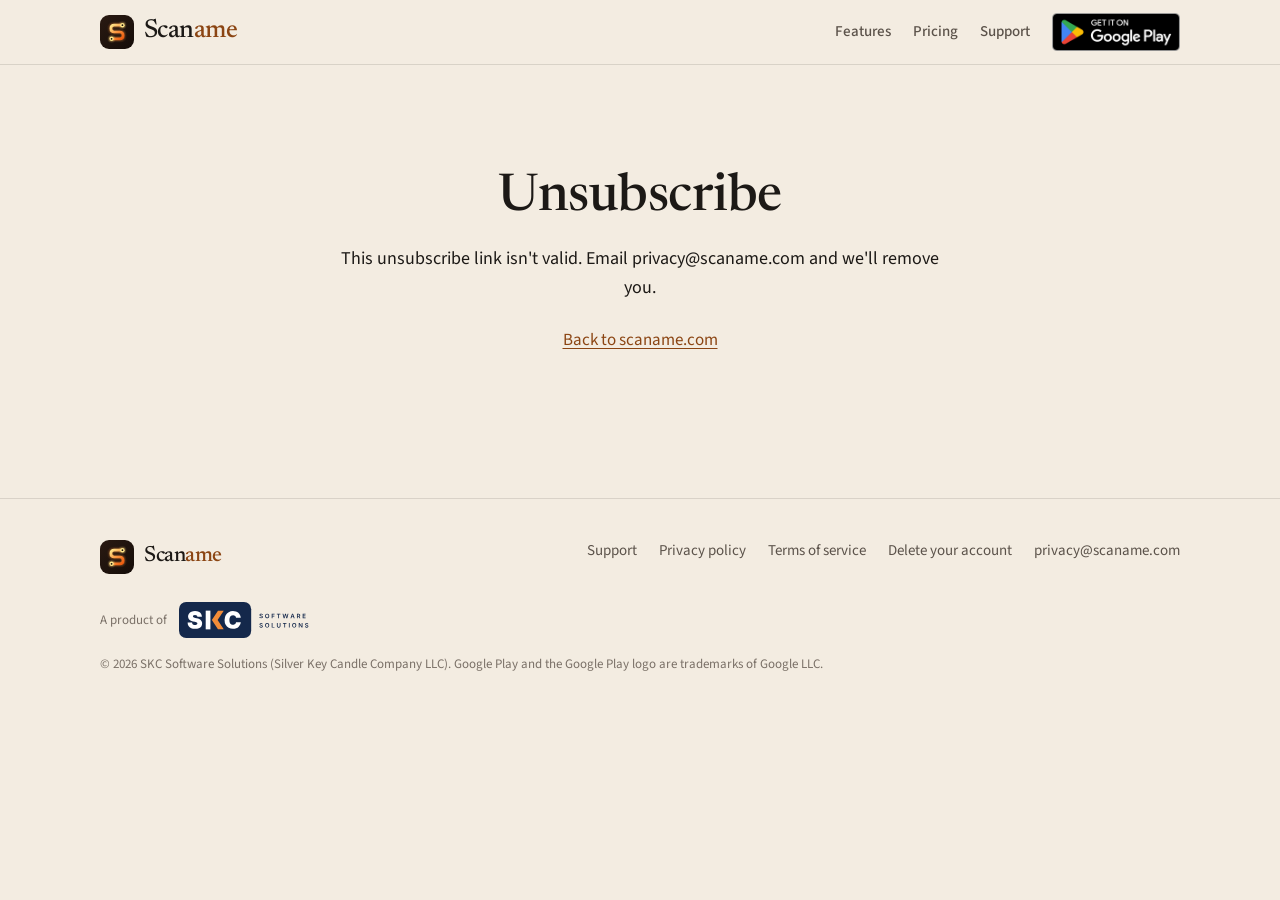
<file: unsubscribe.html>
<!doctype html>
<html lang="en">
<head>
<meta charset="utf-8">
<meta name="viewport" content="width=device-width, initial-scale=1">
<title>Unsubscribe · Scaname</title>
<meta name="description" content="Unsubscribe from Scaname emails.">
<meta name="robots" content="noindex">
<meta name="theme-color" content="#8b4513">
<link rel="icon" href="/assets/icon.svg" type="image/svg+xml">
<link rel="icon" href="/assets/favicon-32.png" sizes="32x32" type="image/png">
<link rel="apple-touch-icon" href="/assets/apple-touch-icon.png">
<link rel="preconnect" href="https://fonts.googleapis.com">
<link rel="preconnect" href="https://fonts.gstatic.com" crossorigin>
<link rel="preload" href="https://fonts.googleapis.com/css2?family=Newsreader:opsz,wght@6..72,400;6..72,500&family=Source+Sans+3:wght@400;500;600;700&display=swap" as="style" onload="this.onload=null;this.rel='stylesheet'"><noscript><link rel="stylesheet" href="https://fonts.googleapis.com/css2?family=Newsreader:opsz,wght@6..72,400;6..72,500&family=Source+Sans+3:wght@400;500;600;700&display=swap"></noscript>
<link rel="stylesheet" href="/assets/site.css?v=5bd7d743">
</head>
<body>
<a class="skip" href="#main">Skip to content</a>
<header class="site-header">
  <div class="wrap">
    <a class="brand" href="/" aria-label="Scaname home">
      <img src="/assets/icon.svg" alt="" width="34" height="34">
      <span class="wordmark">Scan<span>ame</span></span>
    </a>
    <nav class="site-nav" aria-label="Main">
      <a href="/#features">Features</a>
      <a href="/#pricing">Pricing</a>
      <a href="/support">Support</a>
      <a class="play-small" href="https://play.google.com/store/apps/details?id=com.base6a77508bc9065e174b34ba67.app&amp;referrer=utm_source%3Dwebsite%26utm_medium%3Dweb%26utm_campaign%3Dheader%26utm_content%3Dsupport"><img src="/assets/google-play-badge.png" alt="Get it on Google Play" width="117" height="35"></a>
    </nav>
  </div>
</header>

<main id="main" class="page">
  <div class="wrap" style="max-width:640px;padding-top:56px;padding-bottom:72px;text-align:center">
    <h1>Unsubscribe</h1>
    <p id="unsub-msg" style="margin-top:18px;font-size:18px">One moment…</p>
    <p style="margin-top:24px"><a href="/">Back to scaname.com</a></p>
  </div>
</main>
<script>
(function () {
  var m = document.getElementById("unsub-msg");
  var t = new URLSearchParams(location.search).get("t") || "";
  if (!/^[0-9a-f]{32}$/.test(t)) { m.textContent = "This unsubscribe link isn't valid. Email privacy@scaname.com and we'll remove you."; return; }
  fetch("https://scaname.base44.app/api/apps/6a77508bc9065e174b34ba67/functions/emailUnsubscribe", { method: "POST", headers: { "content-type": "text/plain" }, body: JSON.stringify({ token: t }) })
    .then(function (r) { if (!r.ok) throw 0; m.textContent = "You're unsubscribed. You won't get any more tips or offers from Scaname by email (receipts and account emails still arrive). Any bonus scans you already have stay yours."; })
    .catch(function () { m.textContent = "Something went wrong. Email privacy@scaname.com and we'll remove you right away."; });
})();
</script>
<footer class="site-footer">
  <div class="wrap">
    <a class="brand" href="/"><img src="/assets/icon.svg" alt="" width="28" height="28"><span class="wordmark" style="font-size:22px">Scan<span>ame</span></span></a>
    <nav aria-label="Footer">
      <a href="/support">Support</a>
      <a href="/privacy">Privacy policy</a>
      <a href="/terms">Terms of service</a>
      <a href="/delete-account">Delete your account</a>
      <a href="mailto:privacy@scaname.com">privacy@scaname.com</a>
    </nav>
    <p class="maker"><span>A product of</span><picture><source srcset="/assets/skc-logo-dark.svg" media="(prefers-color-scheme: dark)"><img src="/assets/skc-logo.svg" alt="SKC Software Solutions" width="131" height="36" loading="lazy"></picture></p>
    <p class="legal">© 2026 SKC Software Solutions (Silver Key Candle Company LLC). Google Play and the Google Play logo are trademarks of Google LLC.</p>
  </div>
</footer>
<script src="/assets/site.js?v=4e258389" defer></script>
</body>
</html>
</file>
<file: assets/site.css>
/* Scaname website. Same palette and type as the app (src/index.css):
   Newsreader for display, Source Sans 3 for text, paper / ink / rust. */
:root {
  --paper: #f3ece1;
  --paper-2: #ece2d3;
  --card: #fbf7f0;
  --ink: #1c1916;
  --ink-soft: #5b524a;
  --muted: #7a7067;
  --rust: #8b4513;
  --rust-soft: rgba(139, 69, 19, 0.1);
  --line: rgba(28, 25, 22, 0.12);
  --shadow: 0 1px 2px rgba(28, 25, 22, 0.06), 0 12px 32px -16px rgba(28, 25, 22, 0.28);
  --radius: 18px;
  --display: "Newsreader", Georgia, "Times New Roman", serif;
  --body: "Source Sans 3", system-ui, -apple-system, "Segoe UI", Roboto, sans-serif;
}
@media (prefers-color-scheme: dark) {
  :root {
    --paper: #1c1916;
    --paper-2: #24201c;
    --card: #2a2622;
    --ink: #f3ece1;
    --ink-soft: #c9bfb2;
    --muted: #9d9286;
    --rust: #c47a3a;
    --rust-soft: rgba(196, 122, 58, 0.14);
    --line: rgba(243, 236, 225, 0.12);
    --shadow: 0 1px 2px rgba(0, 0, 0, 0.3), 0 16px 36px -18px rgba(0, 0, 0, 0.7);
  }
}

*, *::before, *::after { box-sizing: border-box; }
html { -webkit-text-size-adjust: 100%; scroll-behavior: smooth; }
@media (prefers-reduced-motion: reduce) { html { scroll-behavior: auto; } }
body {
  margin: 0;
  background: var(--paper);
  color: var(--ink);
  font: 400 17px/1.6 var(--body);
  -webkit-font-smoothing: antialiased;
}
img { max-width: 100%; height: auto; display: block; }
a { color: var(--rust); text-underline-offset: 3px; }
h1, h2, h3 { font-family: var(--display); font-weight: 500; line-height: 1.12; margin: 0; letter-spacing: -0.01em; }
p { margin: 0; }
.wrap { width: 100%; max-width: 1120px; margin: 0 auto; padding: 0 20px; }
.narrow { max-width: 760px; }
.skip { position: absolute; left: -9999px; }
.skip:focus { left: 16px; top: 16px; background: var(--card); padding: 8px 12px; border-radius: 8px; z-index: 10; }
:focus-visible { outline: 2px solid var(--rust); outline-offset: 3px; border-radius: 6px; }

/* Header */
.site-header {
  position: sticky; top: 0; z-index: 5;
  background: color-mix(in srgb, var(--paper) 88%, transparent);
  backdrop-filter: blur(10px);
  border-bottom: 1px solid var(--line);
}
.site-header .wrap { display: flex; align-items: center; gap: 16px; height: 64px; }
.brand { display: inline-flex; align-items: center; gap: 10px; text-decoration: none; color: var(--ink); }
.brand img { width: 34px; height: 34px; border-radius: 9px; }
.wordmark { font-family: var(--display); font-size: 26px; font-weight: 500; letter-spacing: -0.02em; }
.wordmark span { color: var(--rust); }
.site-nav { margin-left: auto; display: flex; align-items: center; gap: 22px; }
.site-nav a { color: var(--ink-soft); text-decoration: none; font-weight: 500; font-size: 15px; }
.site-nav a:hover { color: var(--ink); }
.site-nav .play-small img { height: 38px; width: auto; }
@media (max-width: 720px) {
  .site-nav a:not(.play-small) { display: none; }
}

/* Buttons and badges */
.play-badge { display: inline-block; }
.play-badge img { height: 58px; width: auto; }
.btn {
  display: inline-flex; align-items: center; justify-content: center; gap: 8px;
  padding: 12px 20px; border-radius: 12px; font-weight: 600; text-decoration: none;
  border: 1px solid var(--line); color: var(--ink); background: var(--card);
}
.btn:hover { border-color: var(--rust); }
.eyebrow { font-size: 12px; letter-spacing: 0.2em; text-transform: uppercase; color: var(--muted); font-weight: 600; }
.pill {
  display: inline-flex; align-items: center; gap: 6px;
  padding: 4px 12px; border-radius: 999px; font-size: 14px; font-weight: 600;
  background: var(--rust-soft); color: var(--rust);
}

/* Hero */
.hero { padding: 64px 0 48px; overflow: hidden; }
.hero .wrap { display: grid; grid-template-columns: 1.05fr 0.95fr; gap: 48px; align-items: center; }
.hero h1 { font-size: clamp(44px, 6.4vw, 76px); margin: 14px 0 18px; }
.hero h1 em { font-style: normal; color: var(--rust); }
.hero .lede { font-size: 20px; color: var(--ink-soft); max-width: 34ch; }
.hero .cta { margin-top: 28px; display: flex; flex-wrap: wrap; align-items: center; gap: 16px; }
.hero .fine { margin-top: 14px; color: var(--muted); font-size: 15px; }
.phones { position: relative; height: 620px; }
/* The demo video (first phone) stays in front; the Home screen tucks in behind. */
.phones .phone:first-child { position: absolute; left: 0; top: 0; transform: rotate(-4deg); z-index: 2; }
.phones .phone:last-child { position: absolute; right: -4%; top: 70px; transform: rotate(6deg) scale(0.9); transform-origin: top right; z-index: 1; }
@media (max-width: 900px) {
  .hero .wrap { grid-template-columns: 1fr; }
  .hero { padding-top: 40px; }
  .phones { height: 520px; max-width: 480px; margin: 8px auto 0; width: 100%; }
  /* One phone on small screens: just the video, centered and uncovered. */
  .phones .phone:first-child { left: 50%; transform: translateX(-50%) rotate(-2deg); }
  .phones .phone:last-child { display: none; }
}

/* Phone frame around a screenshot */
.phone {
  width: 260px; padding: 10px; border-radius: 40px;
  background: #121110; box-shadow: 0 30px 60px -28px rgba(28, 25, 22, 0.55), 0 0 0 1px rgba(255, 255, 255, 0.06) inset;
}
.phone img { border-radius: 30px; width: 100%; aspect-ratio: 390 / 844; object-fit: cover; }
@media (max-width: 520px) { .phone { width: 210px; } }

/* Sections */
section.block { padding: 72px 0; }
section.alt { background: var(--paper-2); }
.section-head { text-align: center; max-width: 640px; margin: 0 auto 44px; }
.section-head h2 { font-size: clamp(32px, 4.4vw, 48px); margin-top: 10px; }
.section-head p { margin-top: 14px; color: var(--ink-soft); font-size: 18px; }

/* Steps */
.steps { display: grid; grid-template-columns: repeat(3, 1fr); gap: 28px; }
.step { text-align: center; }
.step .phone { margin: 0 auto 22px; width: 230px; }
.step .num { font-family: var(--display); color: var(--rust); font-size: 22px; }
.step h3 { font-size: 26px; margin: 4px 0 8px; }
.step p { color: var(--ink-soft); }
@media (max-width: 860px) { .steps { grid-template-columns: 1fr; gap: 48px; } }

/* Feature cards */
.features { display: grid; grid-template-columns: repeat(3, 1fr); gap: 18px; }
.feature {
  background: var(--card); border: 1px solid var(--line); border-radius: var(--radius);
  padding: 24px; box-shadow: var(--shadow);
}
.feature .ico {
  width: 44px; height: 44px; border-radius: 12px; display: grid; place-items: center;
  background: var(--rust-soft); color: var(--rust); margin-bottom: 14px;
}
.feature .ico svg { width: 22px; height: 22px; }
.feature h3 { font-size: 23px; margin-bottom: 8px; }
.feature p { color: var(--ink-soft); font-size: 16px; }
@media (max-width: 900px) { .features { grid-template-columns: 1fr 1fr; } }
@media (max-width: 600px) { .features { grid-template-columns: 1fr; } }

/* Showcase */
.showcase .wrap { display: grid; grid-template-columns: minmax(0, 1fr) minmax(0, 1fr); gap: 56px; align-items: center; }
.showcase .shots { display: flex; gap: 22px; justify-content: center; align-items: flex-start; }
.showcase .shots .phone:last-child { margin-top: 48px; }
.showcase h2 { font-size: clamp(32px, 4.4vw, 46px); margin: 10px 0 16px; }
.showcase ul { margin: 18px 0 0; padding: 0; list-style: none; }
.showcase li { padding: 10px 0 10px 30px; position: relative; color: var(--ink-soft); border-top: 1px solid var(--line); }
.showcase li::before { content: ""; position: absolute; left: 4px; top: 19px; width: 10px; height: 10px; border-radius: 3px; background: var(--rust); transform: rotate(45deg); }
@media (max-width: 900px) {
  .showcase .wrap { grid-template-columns: minmax(0, 1fr); }
  .showcase .shots { order: 2; }
}
@media (max-width: 560px) {
  .showcase .shots { gap: 12px; }
  .showcase .shots .phone { width: calc(50% - 6px); padding: 7px; border-radius: 30px; }
  .showcase .shots .phone img { border-radius: 23px; }
}

/* Pricing */
.plans { display: grid; grid-template-columns: repeat(4, 1fr); gap: 16px; align-items: stretch; }
.plan {
  background: var(--card); border: 1px solid var(--line); border-radius: var(--radius);
  padding: 24px 22px; display: flex; flex-direction: column; box-shadow: var(--shadow);
}
.plan.featured { border: 2px solid var(--rust); position: relative; }
/* A solid tag that sits on the card's top border (the plain pill is see-through,
   so the border line ran through its text). */
.plan.featured .tag {
  position: absolute; top: 0; left: 22px; transform: translateY(-50%);
  background: var(--rust); color: var(--paper); line-height: 1.3; white-space: nowrap;
}
.plan h3 { font-size: 24px; }
.plan .price { font-family: var(--display); font-size: 40px; margin: 10px 0 2px; }
.plan .price small { font-family: var(--body); font-size: 15px; color: var(--muted); font-weight: 500; }
.plan .note { color: var(--muted); font-size: 14px; }
.plan ul { margin: 16px 0 0; padding-left: 18px; color: var(--ink-soft); font-size: 15px; }
.plan li { margin: 6px 0; }
.pricing-foot { text-align: center; margin-top: 26px; color: var(--muted); font-size: 15px; }
.pricing-foot strong { color: var(--ink); }
@media (max-width: 1000px) { .plans { grid-template-columns: 1fr 1fr; } }
@media (max-width: 560px) { .plans { grid-template-columns: 1fr; } }

/* FAQ */
.faq { max-width: 760px; margin: 0 auto; }
.faq details {
  background: var(--card); border: 1px solid var(--line); border-radius: 14px;
  padding: 0 20px; margin-bottom: 10px;
}
.faq summary { cursor: pointer; padding: 16px 0; font-weight: 600; list-style: none; display: flex; justify-content: space-between; gap: 12px; }
.faq summary::-webkit-details-marker { display: none; }
.faq summary::after { content: "+"; color: var(--rust); font-size: 22px; line-height: 1; }
.faq details[open] summary::after { content: "–"; }
.faq details p { padding: 0 0 18px; color: var(--ink-soft); }

/* Final call to action */
.cta-band { text-align: center; padding: 80px 0; }
.cta-band img.icon { width: 84px; height: 84px; border-radius: 22px; margin: 0 auto 20px; box-shadow: 0 16px 32px -14px rgba(139, 69, 19, 0.6); }
.cta-band h2 { font-size: clamp(34px, 5vw, 54px); }
.cta-band p { color: var(--ink-soft); margin: 14px auto 26px; max-width: 46ch; font-size: 18px; }

/* Text pages: legal, support, account deletion */
.page { padding: 48px 0 72px; }
.page h1 { font-size: clamp(36px, 5vw, 52px); }
.page .updated { color: var(--muted); font-size: 15px; margin: 10px 0 28px; }
.doc {
  background: var(--card); border: 1px solid var(--line); border-radius: var(--radius);
  padding: 28px; box-shadow: var(--shadow);
}
.doc h2 { font-family: var(--body); font-size: 20px; font-weight: 700; margin: 30px 0 10px; letter-spacing: 0; }
.doc section:first-child h2, .doc > h2:first-child { margin-top: 0; }
.doc p, .doc li { color: var(--ink-soft); font-size: 16px; }
.doc p + p { margin-top: 10px; }
.doc ul, .doc ol { padding-left: 22px; margin: 8px 0; }
.doc li { margin: 6px 0; }
.doc strong { color: var(--ink); }
.callout {
  border-left: 4px solid var(--rust); background: var(--rust-soft);
  padding: 14px 18px; border-radius: 10px; margin: 16px 0; color: var(--ink);
}
@media (max-width: 560px) { .doc { padding: 20px; } }

/* Footer */
.site-footer { border-top: 1px solid var(--line); padding: 40px 0 48px; color: var(--muted); font-size: 15px; }
.site-footer .wrap { display: flex; flex-wrap: wrap; gap: 24px; justify-content: space-between; align-items: flex-start; }
.site-footer nav { display: flex; flex-wrap: wrap; gap: 8px 22px; }
.site-footer nav a { color: var(--ink-soft); text-decoration: none; }
.site-footer nav a:hover { color: var(--rust); }
.site-footer .legal { width: 100%; font-size: 13px; }
.site-footer .maker { width: 100%; display: flex; align-items: center; gap: 12px; margin: 4px 0 -8px; font-size: 13px; }
.site-footer .maker img { display: block; height: 36px; width: auto; }

/* --- Getting to the app --------------------------------------------- */
.phone video { display: block; border-radius: 30px; width: 100%; height: auto; aspect-ratio: 390 / 844; object-fit: cover; background: var(--ink); }

/* Desktop: a QR code to send people to their phone. */
.qr-get { display: none; align-items: center; gap: 12px; max-width: 280px; }
.qr-get img { width: 84px; height: 84px; padding: 6px; background: #fff; border-radius: 10px; border: 1px solid var(--line); }
.qr-get span { font-size: 14px; color: var(--ink-soft); line-height: 1.35; }
@media (min-width: 900px) and (hover: hover) and (pointer: fine) { .qr-get { display: flex; } }

/* iPhone visitors. */
.ios-note { margin-top: 14px; font-size: 15px; color: var(--ink-soft); }
.ios-note[hidden] { display: none; }
.cta-band .ios-note { margin-top: 16px; }

.pricing-cta { text-align: center; margin: 28px 0 0; }

/* Android phones: a slim bar once the top badge has scrolled away. */
.get-bar {
  position: fixed; left: 12px; right: 12px; bottom: calc(12px + env(safe-area-inset-bottom)); z-index: 50;
  display: flex; align-items: center; gap: 12px; padding: 10px 10px 10px 12px;
  background: var(--card); color: var(--ink); border: 1px solid var(--line); border-radius: 16px;
  box-shadow: 0 10px 30px rgba(28, 25, 22, 0.18);
}
.get-bar[hidden] { display: none; }
.get-bar img { border-radius: 9px; flex-shrink: 0; }
.get-bar span { display: flex; flex-direction: column; line-height: 1.2; min-width: 0; flex: 1; }
.get-bar small { color: var(--ink-soft); font-size: 13px; }
.get-bar-btn {
  background: var(--rust); color: #fff; text-decoration: none; font-weight: 600; font-size: 15px;
  padding: 9px 18px; border-radius: 999px; flex-shrink: 0;
}
.get-bar-close { background: none; border: 0; color: var(--ink-soft); font-size: 24px; line-height: 1; padding: 4px 6px; cursor: pointer; }

/* Email list (#bonus): 10 bonus scans for joining. */
.sr { position: absolute; width: 1px; height: 1px; overflow: hidden; clip: rect(0 0 0 0); white-space: nowrap; }
.hero-bonus { margin-top: 14px; font-size: 15px; }
.hero-bonus a { font-weight: 600; }
.join-card { max-width: 680px; margin: 0 auto; text-align: center; background: var(--card); border: 1px solid var(--line); border-radius: 20px; padding: 36px 28px; box-shadow: 0 18px 40px -24px rgba(0,0,0,.25); }
.join-card h2 { font-size: clamp(28px, 4vw, 40px); margin-top: 8px; }
.join-lede { margin-top: 12px; color: var(--ink-soft); font-size: 17px; }
.join-form { margin-top: 22px; }
.join-row { display: flex; gap: 10px; max-width: 520px; margin: 0 auto; }
.join-row input { flex: 1; min-width: 0; font: inherit; font-size: 16px; padding: 13px 16px; border-radius: 12px; border: 1px solid var(--line); background: transparent; color: var(--ink); }
.join-row button { font: inherit; font-weight: 700; font-size: 16px; padding: 13px 20px; border-radius: 12px; border: 0; background: var(--rust); color: #fff8ee; cursor: pointer; white-space: nowrap; }
.join-row button:disabled { opacity: .6; cursor: default; }
.join-consent { display: flex; gap: 8px; justify-content: center; align-items: flex-start; margin-top: 12px; font-size: 14px; color: var(--ink-soft); text-align: left; }
.join-consent input { margin-top: 3px; }
.join-msg { margin-top: 12px; font-size: 15px; font-weight: 600; min-height: 1.4em; }
.join-msg.ok { color: #1f7a4a; }
.join-msg.err { color: #b3261e; }
.join-fine { margin-top: 10px; font-size: 13px; color: var(--muted); }
.join-row[hidden], .join-consent[hidden] { display: none; }
.hp { position: absolute; left: -9999px; width: 1px; height: 1px; opacity: 0; }
@media (max-width: 560px) { .join-row { flex-direction: column; } }
@media (prefers-color-scheme: dark) { .join-msg.ok { color: #5fd49a; } .join-msg.err { color: #ff8a80; } }
</file>
